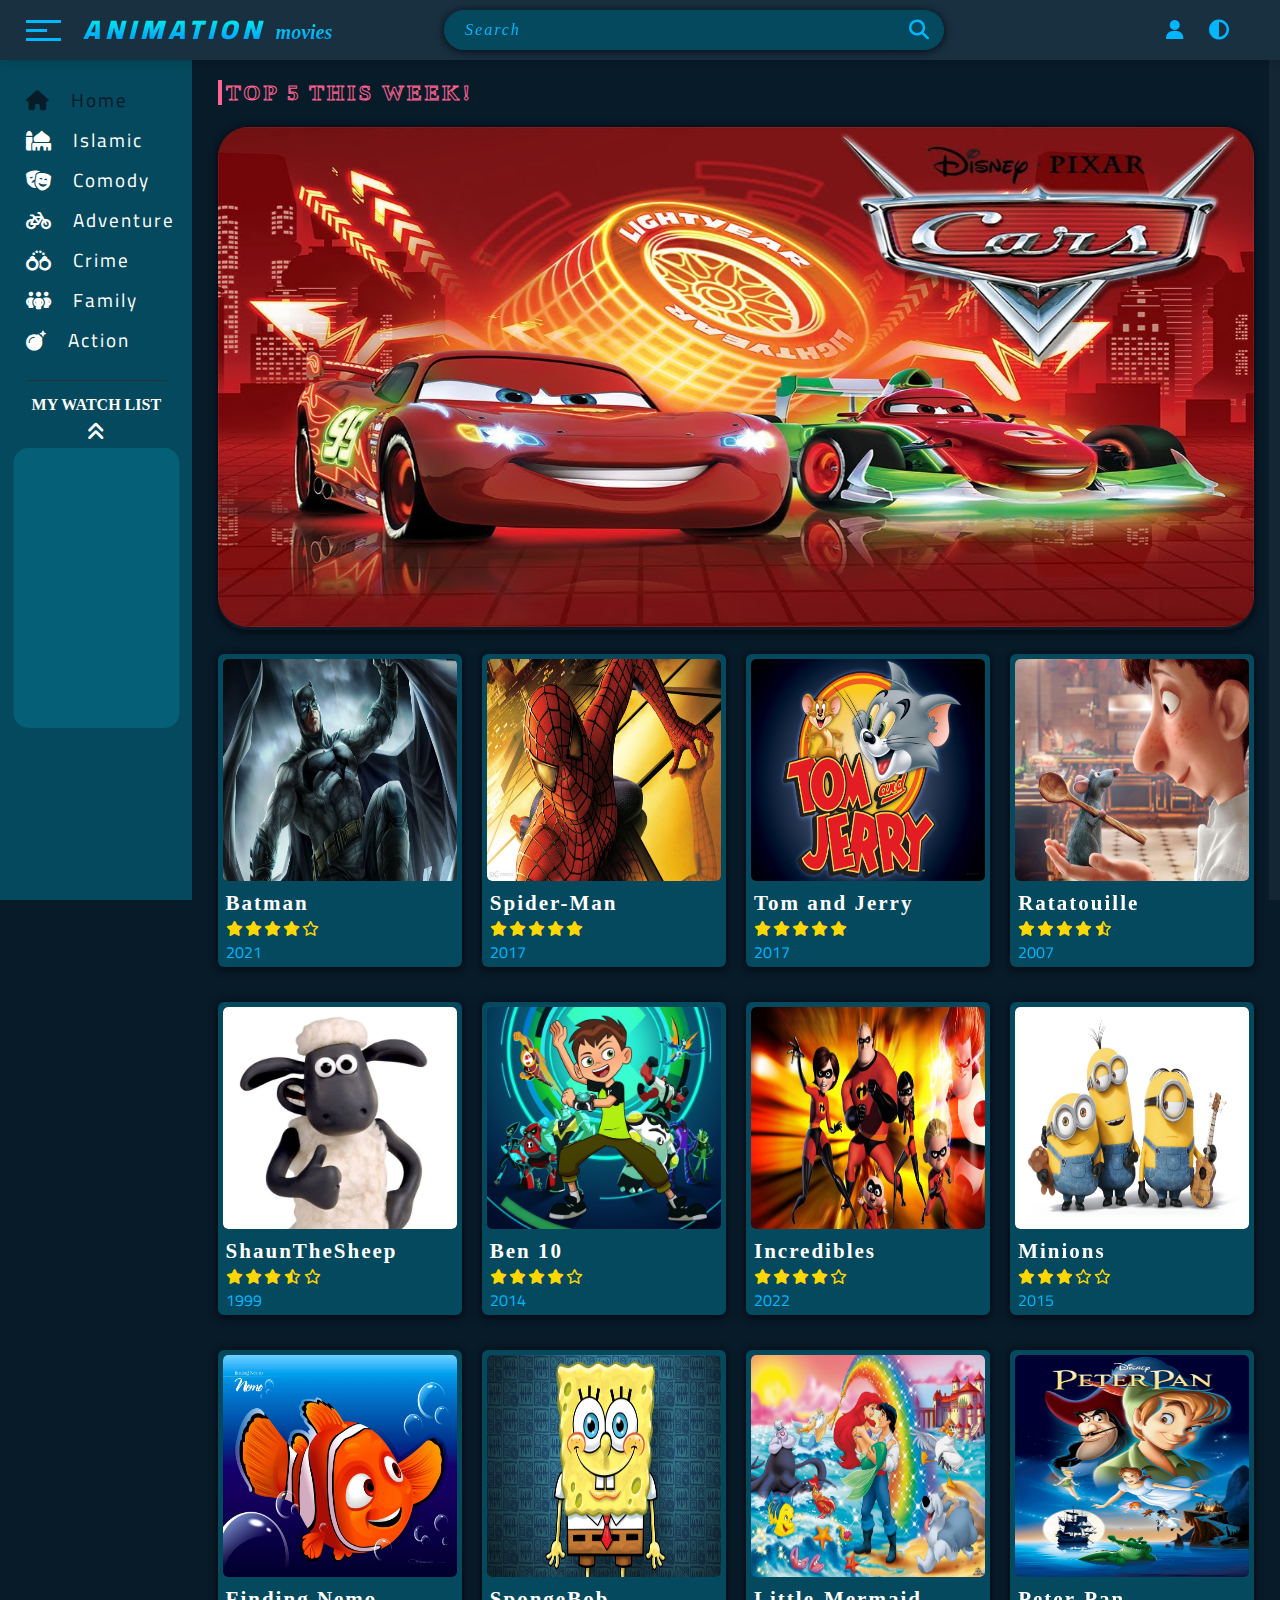
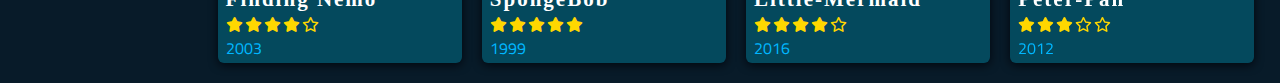
<file: Animation-Project/index.html>
<!DOCTYPE html>
<html lang="en">
  <head>
    <meta charset="UTF-8" />
    <meta name="viewport" content="width=device-width, initial-scale=1.0" />
    <title>Animation Movies | Emad</title>
    <!-- cSs style file -->
    <link rel="stylesheet" href="css/style.css" />
    <!-- Normalize file to rendering all elements -->
    <link rel="stylesheet" href="css/normalize.css" />
    <!-- call webfonts file to change icon size as fonts-->
    <link rel="stylesheet" href="css/all.min.css" />
    <!-- GoOgle fonts -->
    <link rel="preconnect" href="https://fonts.googleapis.com" />
    <link rel="preconnect" href="https://fonts.gstatic.com" crossorigin />
    <link
      href="https://fonts.googleapis.com/css2?family=Cairo:wght@200;300;500;600;800&family=Work+Sans:wght@200;300;400;500;600;700&display=swap"
      rel="stylesheet"
    />
  </head>
  <body>
    <!--------------------------------- scrollbar --------------------------------->
    <div id="progressbar"></div>
    <div id="scrollpath"></div>
    <!--------------------------------- nav-bar --------------------------------->
    <header class="flex-div">
      <div class="left-section flex-div">
        <button class="toggle-menu">
          <div></div>
          <div class="second-div"></div>
          <div></div>
        </button>
        <h4>ANIMATION <span>movies</span></h4>
      </div>
      <div class="mid-section flex-div">
        <form class="flex-div">
          <input
            class="search-input"
            type="text"
            placeholder="Search"
            onkeyup="search()"
          />
          <button><i class="fa-solid fa-magnifying-glass"></i></button>
        </form>
      </div>
      <div class="right-section flex-div">
        <i class="fa-solid fa-user"></i>
        <i class="fa-solid fa-circle-half-stroke"></i>
      </div>
    </header>
    <!--------------------------------- side-bar --------------------------------->
    <div class="side-bar" id="myBar">
      <!-- cartoOn space -->
      <!-- <div class="cartoon-space">CARTOON SPACE</div> -->
      <div class="upper-section">
        <a href=""
          ><i class="fa-solid fa-house"></i>
          <p>Home</p></a
        >
        <a href=""
          ><i class="fa-solid fa-mosque"></i>
          <p>Islamic</p></a
        >
        <a href=""
          ><i class="fa-solid fa-masks-theater"></i>
          <p>Comody</p></a
        >
        <a href=""
          ><i class="fa-solid fa-bicycle"></i>
          <p>Adventure</p></a
        >
        <a href=""
          ><i class="fa-solid fa-handcuffs"></i>
          <p>Crime</p></a
        >
        <a href=""
          ><i class="fa-solid fa-people-group"></i>
          <p>Family</p></a
        >
        <a href=""
          ><i class="fa-solid fa-bomb"></i>
          <p>Action</p></a
        >
        <br />
        <hr />
        <!-- <br /> -->
      </div>
      <!-- watch-list -->
      <!-- <i class="fa-solid fa-angles-down"></i> -->
      <div class="lower-section">
        <h5>my watch list</h5>
        <div class="toggle-icon"><i class="fa-solid fa-angles-up"></i></div>
        <div class="my-watch-list">
          <ul class="watch-list"></ul>
        </div>
      </div>
    </div>
    <!--------------------------------- start container --------------------------------->
    <div class="container">
      <ul>
        <li>
          <a href="#" data-text="&nbsp;Top 5 this week!"
            >&nbsp;Top 5 this week!</a
          >
        </li>
      </ul>
      <div class="banner">
        <img src="images/cars.jpg" alt="" />
      </div>
      <!-- ----------------------------------Cards------------------------------------- -->
      <div class="cards">
        <div class="card">
          <a href="play-video.html">
            <div class="img-frame">
              <img src="images/batmaan.jpg" class="cardImage" />
              <i class="fa-solid fa-play"></i>
            </div>
          </a>
          <div class="vid-info">
            <h2>Batman</h2>
            <div class="rate">
              <i class="filled fas fa-star"></i>
              <i class="filled fas fa-star"></i>
              <i class="filled fas fa-star"></i>
              <i class="filled fas fa-star"></i>
              <i class="empty far fa-star"></i>
            </div>
            <p>2021</p>
            <button class="add-to-list">
              <i class="fa-solid fa-plus"></i>my list
            </button>
          </div>
        </div>
        <div class="card">
          <a href="play-video.html">
            <div
              class="img-frame"
              onclick="changeVideoSource('videos/spiderMan.mp4')"
            >
              <img src="images/Spider-Man.jpg" class="cardImage" />
              <i class="fa-solid fa-play"></i>
            </div>
          </a>
          <div class="vid-info">
            <h2>Spider-Man</h2>
            <div class="rate">
              <i class="filled fas fa-star"></i>
              <i class="filled fas fa-star"></i>
              <i class="filled fas fa-star"></i>
              <i class="filled fas fa-star"></i>
              <i class="filled fas fa-star"></i>
            </div>
            <p>2017</p>
            <button class="add-to-list">
              <i class="fa-solid fa-plus"></i>my list
            </button>
          </div>
        </div>
        <div class="card">
          <a href="play-video.html">
            <div class="img-frame">
              <img src="images/tomandjerry.jpeg" class="cardImage" />
              <i class="fa-solid fa-play"></i>
            </div>
          </a>
          <div class="vid-info">
            <h2>Tom and Jerry</h2>
            <div class="rate">
              <i class="filled fas fa-star"></i>
              <i class="filled fas fa-star"></i>
              <i class="filled fas fa-star"></i>
              <i class="filled fas fa-star"></i>
              <i class="filled fas fa-star"></i>
            </div>
            <p>2017</p>
            <button class="add-to-list">
              <i class="fa-solid fa-plus"></i>my list
            </button>
          </div>
        </div>
        <div class="card">
          <a href="play-video.html">
            <div
              class="img-frame"
              onclick="changeVideoSource('videos/Ratatouille.mp4')"
            >
              <img src="images/rata.jpeg" class="cardImage" />
              <i class="fa-solid fa-play"></i>
            </div>
          </a>
          <div class="vid-info">
            <h2>Ratatouille</h2>
            <div class="rate">
              <i class="filled fas fa-star"></i>
              <i class="filled fas fa-star"></i>
              <i class="filled fas fa-star"></i>
              <i class="filled fas fa-star"></i>
              <i class="fa-regular fa-star fa-star-half-stroke"></i>
            </div>
            <p>2007</p>
            <button class="add-to-list">
              <i class="fa-solid fa-plus"></i>my list
            </button>
          </div>
        </div>
        <div class="card">
          <a href="play-video.html">
            <div
              class="img-frame"
              onclick="changeVideoSource('videos/ShauntheSheep.mp4')"
            >
              <img src="images/shaunzsheep.webp" class="cardImage" />
              <i class="fa-solid fa-play"></i>
            </div>
          </a>
          <div class="vid-info">
            <h2>ShaunTheSheep</h2>
            <div class="rate">
              <i class="filled fas fa-star"></i>
              <i class="filled fas fa-star"></i>
              <i class="filled fas fa-star"></i>
              <i class="fa-regular fa-star fa-star-half-stroke"></i>
              <i class="empty far fa-star"></i>
            </div>
            <p>1999</p>
            <button class="add-to-list">
              <i class="fa-solid fa-plus"></i>my list
            </button>
          </div>
        </div>
        <div class="card">
          <a href="play-video.html">
            <div class="img-frame">
              <img src="images/ben10.jpeg" class="cardImage" />
              <i class="fa-solid fa-play"></i>
            </div>
          </a>
          <div class="vid-info">
            <h2>Ben 10</h2>
            <div class="rate">
              <i class="filled fas fa-star"></i>
              <i class="filled fas fa-star"></i>
              <i class="filled fas fa-star"></i>
              <i class="filled fas fa-star"></i>
              <i class="empty far fa-star"></i>
            </div>
            <p>2014</p>
            <button class="add-to-list">
              <i class="fa-solid fa-plus"></i>my list
            </button>
          </div>
        </div>
        <div class="card">
          <a href="play-video.html">
            <div class="img-frame">
              <img src="images/incredibles.jpeg" class="cardImage" />
              <i class="fa-solid fa-play"></i>
            </div>
          </a>
          <div class="vid-info">
            <h2>Incredibles</h2>
            <div class="rate">
              <i class="filled fas fa-star"></i>
              <i class="filled fas fa-star"></i>
              <i class="filled fas fa-star"></i>
              <i class="filled fas fa-star"></i>
              <i class="empty far fa-star"></i>
            </div>
            <p>2022</p>
            <button class="add-to-list">
              <i class="fa-solid fa-plus"></i>my list
            </button>
          </div>
        </div>
        <div class="card">
          <a href="play-video.html">
            <div class="img-frame">
              <img src="images/minions.jpeg" class="cardImage" />
              <i class="fa-solid fa-play"></i>
            </div>
          </a>
          <div class="vid-info">
            <h2>Minions</h2>
            <div class="rate">
              <i class="filled fas fa-star"></i>
              <i class="filled fas fa-star"></i>
              <i class="filled fas fa-star"></i>
              <i class="empty far fa-star"></i>
              <i class="empty far fa-star"></i>
            </div>
            <p>2015</p>
            <button class="add-to-list">
              <i class="fa-solid fa-plus"></i>my list
            </button>
          </div>
        </div>
        <div class="card">
          <a href="play-video.html">
            <div
              class="img-frame"
              onclick="changeVideoSource('videos/nemo.mp4')"
            >
              <img src="images/nemo.jpeg" class="cardImage" />
              <i class="fa-solid fa-play"></i>
            </div>
          </a>
          <div class="vid-info">
            <h2>Finding Nemo</h2>
            <div class="rate">
              <i class="filled fas fa-star"></i>
              <i class="filled fas fa-star"></i>
              <i class="filled fas fa-star"></i>
              <i class="filled fas fa-star"></i>
              <i class="empty far fa-star"></i>
            </div>
            <p>2003</p>
            <button class="add-to-list">
              <i class="fa-solid fa-plus"></i>my list
            </button>
          </div>
        </div>
        <div class="card">
          <a href="play-video.html">
            <div
              class="img-frame"
              onclick="changeVideoSource('videos/spongebob.mp4')"
            >
              <img src="images/spong.jpeg" class="cardImage" />
              <i class="fa-solid fa-play"></i>
            </div>
          </a>
          <div class="vid-info">
            <h2>SpongeBob</h2>
            <div class="rate">
              <i class="filled fas fa-star"></i>
              <i class="filled fas fa-star"></i>
              <i class="filled fas fa-star"></i>
              <i class="filled fas fa-star"></i>
              <i class="filled fas fa-star"></i>
            </div>
            <p>1999</p>
            <button class="add-to-list">
              <i class="fa-solid fa-plus"></i>my list
            </button>
          </div>
        </div>
        <div class="card">
          <a href="play-video.html">
            <div class="img-frame">
              <img src="images/littlemermaid.jpeg" class="cardImage" />
              <i class="fa-solid fa-play"></i>
            </div>
          </a>
          <div class="vid-info">
            <h2>Little-Mermaid</h2>
            <div class="rate">
              <i class="filled fas fa-star"></i>
              <i class="filled fas fa-star"></i>
              <i class="filled fas fa-star"></i>
              <i class="filled fas fa-star"></i>
              <i class="empty far fa-star"></i>
            </div>
            <p>2016</p>
            <button class="add-to-list">
              <i class="fa-solid fa-plus"></i>my list
            </button>
          </div>
        </div>
        <div class="card">
          <a href="play-video.html">
            <div class="img-frame">
              <img src="images/peterpan.png" class="cardImage" />
              <i class="fa-solid fa-play"></i>
            </div>
          </a>
          <div class="vid-info">
            <h2>Peter-Pan</h2>
            <div class="rate">
              <i class="filled fas fa-star"></i>
              <i class="filled fas fa-star"></i>
              <i class="filled fas fa-star"></i>
              <i class="empty far fa-star"></i>
              <i class="empty far fa-star"></i>
            </div>
            <p>2012</p>
            <button class="add-to-list">
              <i class="fa-solid fa-plus"></i>my list
            </button>
          </div>
        </div>
      </div>
      <!-- ----------------------------------Cards------------------------------------- -->
    </div>
    <!--------------------------------- end container --------------------------------->
    <!-- javaScript file -->
    <script src="scripts/script.js"></script>
  </body>
</html>
</file>
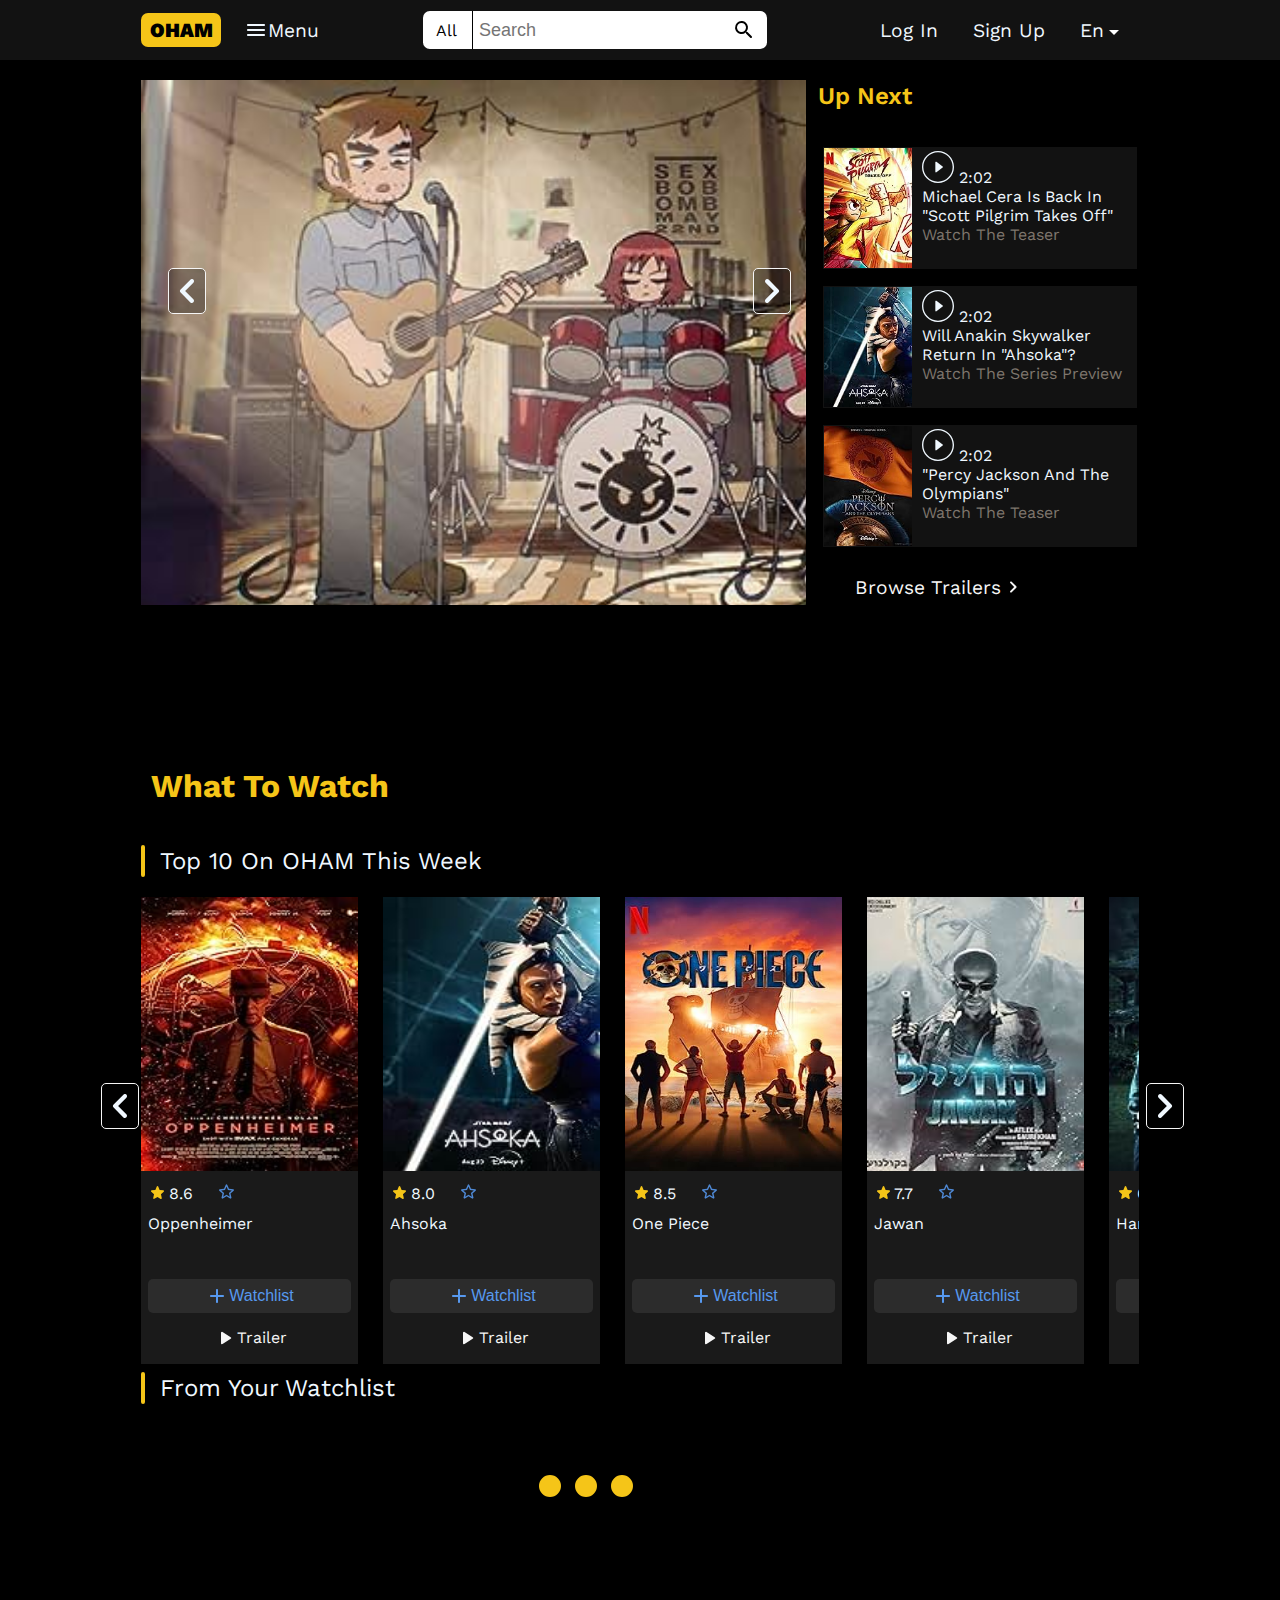
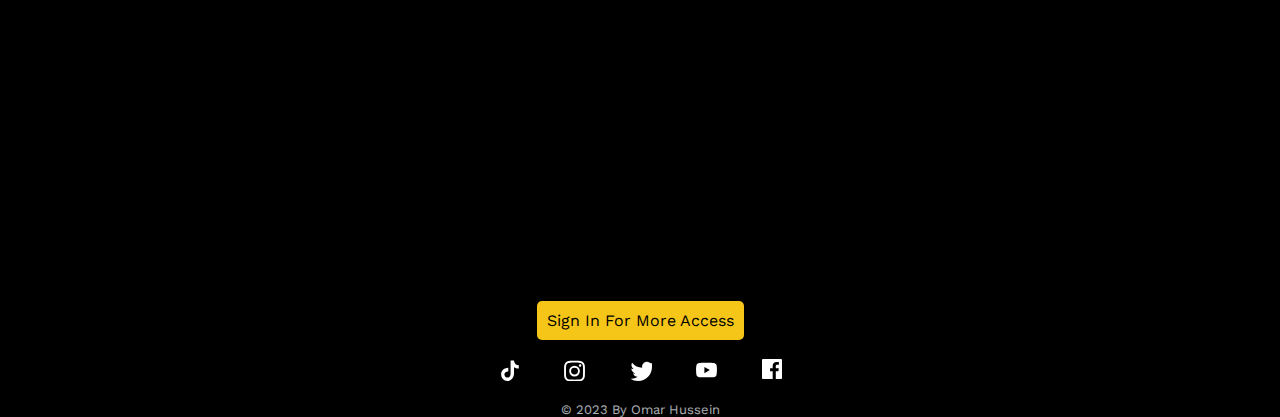
<file: OHAM/index.html>
<!DOCTYPE html>
<html lang="en">
  <head>
    <meta charset="UTF-8" />
    <meta name="viewport" content="width=device-width,  height=device-height" />
    <title>OHAM</title>
    <link rel="stylesheet" href="css/style.css" />
    <link rel="preconnect" href="https://fonts.googleapis.com" />
    <link rel="preconnect" href="https://fonts.gstatic.com" crossorigin />
    <link
      href="https://fonts.googleapis.com/css2?family=Work+Sans:wght@200;300;400;500;600;700;800&display=swap"
      rel="stylesheet"
    />
  </head>
  <body>
    <i class="fa-solid fa-mosque"></i>
    <div class="container1">
      <span></span>
      <nav>
        <div class="logo">OHAM</div>
        <div></div>
        <div class="menu">
          <svg
            class="iconmenu"
            width="24"
            height="24"
            fill="currentColor"
            fill="currentColor"
          >
            <path
              d="M4 18h16c.55 0 1-.45 1-1s-.45-1-1-1H4c-.55 0-1 .45-1 1s.45 1 1 1zm0-5h16c.55 0 1-.45 1-1s-.45-1-1-1H4c-.55 0-1 .45-1 1s.45 1 1 1zM3 7c0 .55.45 1 1 1h16c.55 0 1-.45 1-1s-.45-1-1-1H4c-.55 0-1 .45-1 1z"
            ></path>
          </svg>
          <div>menu</div>
          <ul>
            <div>ALL CATEGORIES</div>
            <li>
              <a href="https://g">
                <svg
                  xmlns="http://www.w3.org/2000/svg"
                  height="1em"
                  viewBox="0 0 640 512"
                  class="ivb"
                  fill="currentColor"
                >
                  <path
                    d="M400 0c5 0 9.8 2.4 12.8 6.4c34.7 46.3 78.1 74.9 133.5 111.5l0 0 0 0c5.2 3.4 10.5 7 16 10.6c28.9 19.2 45.7 51.7 45.7 86.1c0 28.6-11.3 54.5-29.8 73.4H221.8c-18.4-19-29.8-44.9-29.8-73.4c0-34.4 16.7-66.9 45.7-86.1c5.4-3.6 10.8-7.1 16-10.6l0 0 0 0C309.1 81.3 352.5 52.7 387.2 6.4c3-4 7.8-6.4 12.8-6.4zM288 512V440c0-13.3-10.7-24-24-24s-24 10.7-24 24v72H192c-17.7 0-32-14.3-32-32V352c0-17.7 14.3-32 32-32H608c17.7 0 32 14.3 32 32V480c0 17.7-14.3 32-32 32H560V440c0-13.3-10.7-24-24-24s-24 10.7-24 24v72H448V454c0-19-8.4-37-23-49.2L400 384l-25 20.8C360.4 417 352 435 352 454v58H288zM70.4 5.2c5.7-4.3 13.5-4.3 19.2 0l16 12C139.8 42.9 160 83.2 160 126v2H0v-2C0 83.2 20.2 42.9 54.4 17.2l16-12zM0 160H160V296.6c-19.1 11.1-32 31.7-32 55.4V480c0 9.6 2.1 18.6 5.8 26.8c-6.6 3.4-14 5.2-21.8 5.2H48c-26.5 0-48-21.5-48-48V176 160z"
                  />
                </svg>
                <span>M1</span>
              </a>
            </li>
            <li>
              <a href="https://g">
                <svg
                  xmlns="http://www.w3.org/2000/svg"
                  height="1em"
                  viewBox="0 0 640 512"
                  class="ivb"
                  fill="currentColor"
                >
                  <path
                    d="M74.6 373.2c41.7 36.1 108 82.5 166.1 73.7c6.1-.9 12.1-2.5 18-4.5c-9.2-12.3-17.3-24.4-24.2-35.4c-21.9-35-28.8-75.2-25.9-113.6c-20.6 4.1-39.2 13-54.7 25.4c-6.5 5.2-16.3 1.3-14.8-7c6.4-33.5 33-60.9 68.2-66.3c2.6-.4 5.3-.7 7.9-.8l19.4-131.3c2-13.8 8-32.7 25-45.9C278.2 53.2 310.5 37 363.2 32.2c-.8-.7-1.6-1.4-2.4-2.1C340.6 14.5 288.4-11.5 175.7 5.6S20.5 63 5.7 83.9C0 91.9-.8 102 .6 111.8L24.8 276.1c5.5 37.3 21.5 72.6 49.8 97.2zm87.7-219.6c4.4-3.1 10.8-2 11.8 3.3c.1 .5 .2 1.1 .3 1.6c3.2 21.8-11.6 42-33.1 45.3s-41.5-11.8-44.7-33.5c-.1-.5-.1-1.1-.2-1.6c-.6-5.4 5.2-8.4 10.3-6.7c9 3 18.8 3.9 28.7 2.4s19.1-5.3 26.8-10.8zM261.6 390c29.4 46.9 79.5 110.9 137.6 119.7s124.5-37.5 166.1-73.7c28.3-24.5 44.3-59.8 49.8-97.2l24.2-164.3c1.4-9.8 .6-19.9-5.1-27.9c-14.8-20.9-57.3-61.2-170-78.3S299.4 77.2 279.2 92.8c-7.8 6-11.5 15.4-12.9 25.2L242.1 282.3c-5.5 37.3-.4 75.8 19.6 107.7zM404.5 235.3c-7.7-5.5-16.8-9.3-26.8-10.8s-19.8-.6-28.7 2.4c-5.1 1.7-10.9-1.3-10.3-6.7c.1-.5 .1-1.1 .2-1.6c3.2-21.8 23.2-36.8 44.7-33.5s36.3 23.5 33.1 45.3c-.1 .5-.2 1.1-.3 1.6c-1 5.3-7.4 6.4-11.8 3.3zm136.2 15.5c-1 5.3-7.4 6.4-11.8 3.3c-7.7-5.5-16.8-9.3-26.8-10.8s-19.8-.6-28.7 2.4c-5.1 1.7-10.9-1.3-10.3-6.7c.1-.5 .1-1.1 .2-1.6c3.2-21.8 23.2-36.8 44.7-33.5s36.3 23.5 33.1 45.3c-.1 .5-.2 1.1-.3 1.6zM530 350.2c-19.6 44.7-66.8 72.5-116.8 64.9s-87.1-48.2-93-96.7c-1-8.3 8.9-12.1 15.2-6.7c23.9 20.8 53.6 35.3 87 40.3s66.1 .1 94.9-12.8c7.6-3.4 16 3.2 12.6 10.9z"
                  />
                </svg>
                <span>M2</span>
              </a>
            </li>
            <li>
              <a href="https://g">
                <svg
                  xmlns="http://www.w3.org/2000/svg"
                  height="1em"
                  viewBox="0 0 640 512"
                  class="ivb"
                  fill="currentColor"
                >
                  <path
                    d="M0 128C0 92.7 28.7 64 64 64H320c35.3 0 64 28.7 64 64V384c0 35.3-28.7 64-64 64H64c-35.3 0-64-28.7-64-64V128zM559.1 99.8c10.4 5.6 16.9 16.4 16.9 28.2V384c0 11.8-6.5 22.6-16.9 28.2s-23 5-32.9-1.6l-96-64L416 337.1V320 192 174.9l14.2-9.5 96-64c9.8-6.5 22.4-7.2 32.9-1.6z"
                  />
                </svg>
                <span>M3</span>
              </a>
            </li>
            <li>
              <a href="https://g">
                <svg
                  xmlns="http://www.w3.org/2000/svg"
                  height="1em"
                  viewBox="0 0 640 512"
                  class="ivb"
                  fill="currentColor"
                >
                  <path
                    d="M234.7 42.7L197 56.8c-3 1.1-5 4-5 7.2s2 6.1 5 7.2l37.7 14.1L248.8 123c1.1 3 4 5 7.2 5s6.1-2 7.2-5l14.1-37.7L315 71.2c3-1.1 5-4 5-7.2s-2-6.1-5-7.2L277.3 42.7 263.2 5c-1.1-3-4-5-7.2-5s-6.1 2-7.2 5L234.7 42.7zM46.1 395.4c-18.7 18.7-18.7 49.1 0 67.9l34.6 34.6c18.7 18.7 49.1 18.7 67.9 0L529.9 116.5c18.7-18.7 18.7-49.1 0-67.9L495.3 14.1c-18.7-18.7-49.1-18.7-67.9 0L46.1 395.4zM484.6 82.6l-105 105-23.3-23.3 105-105 23.3 23.3zM7.5 117.2C3 118.9 0 123.2 0 128s3 9.1 7.5 10.8L64 160l21.2 56.5c1.7 4.5 6 7.5 10.8 7.5s9.1-3 10.8-7.5L128 160l56.5-21.2c4.5-1.7 7.5-6 7.5-10.8s-3-9.1-7.5-10.8L128 96 106.8 39.5C105.1 35 100.8 32 96 32s-9.1 3-10.8 7.5L64 96 7.5 117.2zm352 256c-4.5 1.7-7.5 6-7.5 10.8s3 9.1 7.5 10.8L416 416l21.2 56.5c1.7 4.5 6 7.5 10.8 7.5s9.1-3 10.8-7.5L480 416l56.5-21.2c4.5-1.7 7.5-6 7.5-10.8s-3-9.1-7.5-10.8L480 352l-21.2-56.5c-1.7-4.5-6-7.5-10.8-7.5s-9.1 3-10.8 7.5L416 352l-56.5 21.2z"
                  />
                </svg>
                <span>M4</span>
              </a>
            </li>
            <li>
              <a href="index.html">
                <svg
                  xmlns="http://www.w3.org/2000/svg"
                  height="1em"
                  viewBox="0 0 640 512"
                  class="ivb"
                  fill="currentColor"
                >
                  <path
                    d="M448 32H361.9l-1 1-127 127h92.1l1-1L453.8 32.3c-1.9-.2-3.8-.3-5.8-.3zm64 128V96c0-15.1-5.3-29.1-14-40l-104 104H512zM294.1 32H201.9l-1 1L73.9 160h92.1l1-1 127-127zM64 32C28.7 32 0 60.7 0 96v64H6.1l1-1 127-127H64zM512 192H0V416c0 35.3 28.7 64 64 64H448c35.3 0 64-28.7 64-64V192z"
                  />
                </svg>
                <span>M5</span>
              </a>
            </li>
          </ul>
        </div>
        <div class="search">
          <div><div>all</div></div>
          <input type="text" placeholder="Search" id="search" />
          <div class="searchIcon">
            <svg class="iconsearch" width="24" height="24" fill="currentColor">
              <path
                d="M15.5 14h-.79l-.28-.27a6.5 6.5 0 0 0 1.48-5.34c-.47-2.78-2.79-5-5.59-5.34a6.505 6.505 0 0 0-7.27 7.27c.34 2.8 2.56 5.12 5.34 5.59a6.5 6.5 0 0 0 5.34-1.48l.27.28v.79l4.25 4.25c.41.41 1.08.41 1.49 0 .41-.41.41-1.08 0-1.49L15.5 14zm-6 0C7.01 14 5 11.99 5 9.5S7.01 5 9.5 5 14 7.01 14 9.5 11.99 14 9.5 14z"
              ></path>
            </svg>
          </div>
        </div>
        <div class="login" onclick="window.open('video/m1.mp4', '_blank')">log in</div>
        <div class="signup" onclick="window.open('video/m1.mp4', '_blank')">sign up</div>
        <div class="lang">
          <div id="lang">En</div>
          <ul onclick="apply_lang()">
            <li>
              <input type="radio" name="lang" value="En" id="En" checked />
              <label for="En">English (En)</label>
            </li>
            <li>
              <input type="radio" name="lang" value="AR" id="AR" />
              <label for="AR">Arabic (AR)</label>
            </li>
            <li>
              <input type="radio" name="lang" value="FR" id="FR" />
              <label for="FR">Francais (FR)</label>
            </li>
          </ul>
        </div>
      </nav>
      <span></span>
      <div class="display">
        <div
          class="slide"
          style="background-image: url(image/H1.jpg); position: relative"
        ></div>
        <div
          class="slide"
          style="
            background-image: url(image/H2.jpg);
            position: absolute;
            transform: rotateY(90deg);
          "
        ></div>
        <div
          class="slide"
          style="
            background-image: url(image/H3.jpg);
            position: absolute;
            transform: rotateY(90deg);
          "
        ></div>

        <svg class="icondisplay" width="24" height="24" fill="currentColor">
          <path
            d="M5.622.631A2.153 2.153 0 0 0 5 2.147c0 .568.224 1.113.622 1.515l8.249 8.34-8.25 8.34a2.16 2.16 0 0 0-.548 2.07c.196.74.768 1.317 1.499 1.515a2.104 2.104 0 0 0 2.048-.555l9.758-9.866a2.153 2.153 0 0 0 0-3.03L8.62.61C7.812-.207 6.45-.207 5.622.63z"
          ></path>
        </svg>
        <svg class="icondisplay2" width="24" height="24" fill="currentColor">
          <path
            d="M5.622.631A2.153 2.153 0 0 0 5 2.147c0 .568.224 1.113.622 1.515l8.249 8.34-8.25 8.34a2.16 2.16 0 0 0-.548 2.07c.196.74.768 1.317 1.499 1.515a2.104 2.104 0 0 0 2.048-.555l9.758-9.866a2.153 2.153 0 0 0 0-3.03L8.62.61C7.812-.207 6.45-.207 5.622.63z"
          ></path>
        </svg>
        <table>
          <thead>
            <tr>
              <th>up next</th>
            </tr>
          </thead>
          <tbody id="rows">
            <tr id="row1">
              <td>
                <div>
                  <img class="mv" src="image/h1.jpg" alt="noo" />
                </div>
                <div>
                  <div>
                    <svg
                      width="32"
                      height="32"
                      class="ipc-icon"
                      viewBox="0 0 24 24"
                      fill="currentColor"
                    >
                      <path
                        d="M10.803 15.932l4.688-3.513a.498.498 0 0 0 0-.803l-4.688-3.514a.502.502 0 0 0-.803.402v7.026c0 .412.472.653.803.402z"
                      ></path>
                      <path
                        d="M12 24C5.373 24 0 18.627 0 12S5.373 0 12 0s12 5.373 12 12-5.373 12-12 12zm0-1c6.075 0 11-4.925 11-11S18.075 1 12 1 1 5.925 1 12s4.925 11 11 11z"
                      ></path>
                    </svg>
                    <span>2:02</span>
                  </div>
                  <div>Michael Cera Is Back in "Scott Pilgrim Takes Off"</div>
                  <div>Watch the Teaser</div>
                </div>
              </td>
            </tr>
            <tr id="row2">
              <td>
                <div>
                  <img class="mv" src="image/h2.jpg" alt="noo" />
                </div>
                <div>
                  <div>
                    <svg
                      width="32"
                      height="32"
                      class="ipc-icon"
                      viewBox="0 0 24 24"
                      fill="currentColor"
                    >
                      <path
                        d="M10.803 15.932l4.688-3.513a.498.498 0 0 0 0-.803l-4.688-3.514a.502.502 0 0 0-.803.402v7.026c0 .412.472.653.803.402z"
                      ></path>
                      <path
                        d="M12 24C5.373 24 0 18.627 0 12S5.373 0 12 0s12 5.373 12 12-5.373 12-12 12zm0-1c6.075 0 11-4.925 11-11S18.075 1 12 1 1 5.925 1 12s4.925 11 11 11z"
                      ></path>
                    </svg>
                    <span>2:02</span>
                  </div>
                  <div>Will Anakin Skywalker Return in "Ahsoka"?</div>
                  <div>Watch the Series Preview</div>
                </div>
              </td>
            </tr>
            <tr id="row3">
              <td>
                <div>
                  <img class="mv" src="image/h3.jpg" alt="noo" />
                </div>
                <div>
                  <div>
                    <svg
                      width="32"
                      height="32"
                      class="ipc-icon"
                      viewBox="0 0 24 24"
                      fill="currentColor"
                    >
                      <path
                        d="M10.803 15.932l4.688-3.513a.498.498 0 0 0 0-.803l-4.688-3.514a.502.502 0 0 0-.803.402v7.026c0 .412.472.653.803.402z"
                      ></path>
                      <path
                        d="M12 24C5.373 24 0 18.627 0 12S5.373 0 12 0s12 5.373 12 12-5.373 12-12 12zm0-1c6.075 0 11-4.925 11-11S18.075 1 12 1 1 5.925 1 12s4.925 11 11 11z"
                      ></path>
                    </svg>
                    <span>2:02</span>
                  </div>
                  <div>"Percy Jackson and the Olympians"</div>
                  <div>Watch the Teaser</div>
                </div>
              </td>
            </tr>
          </tbody>
        </table>
      </div>
      <div class="foot">
        <div>
          Browse trailers
          <svg
            width="24"
            height="24"
            class="ipc-icon"
            viewBox="0 0 24 24"
            fill="currentColor"
          >
            <path
              d="M9.29 6.71a.996.996 0 0 0 0 1.41L13.17 12l-3.88 3.88a.996.996 0 1 0 1.41 1.41l4.59-4.59a.996.996 0 0 0 0-1.41L10.7 6.7c-.38-.38-1.02-.38-1.41.01z"
            ></path>
          </svg>
        </div>
      </div>
      <div class="content">
        <div class="header">What to watch</div>
        <div class="header2">Top 10 on OHAM this week</div>
        <div class="moves">
          <div class="move">
            <div class="poster"><img src="image/m1.jpg" alt="notfound" /></div>
            <div class="rate">
              <span>
                <svg
                  width="13"
                  height="13"
                  class="star-inline"
                  viewBox="0 0 24 24"
                  fill="currentColor"
                >
                  <path
                    d="M12 20.1l5.82 3.682c1.066.675 2.37-.322 2.09-1.584l-1.543-6.926 5.146-4.667c.94-.85.435-2.465-.799-2.567l-6.773-.602L13.29.89a1.38 1.38 0 0 0-2.581 0l-2.65 6.53-6.774.602C.052 8.126-.453 9.74.486 10.59l5.147 4.666-1.542 6.926c-.28 1.262 1.023 2.26 2.09 1.585L12 20.099z"
                  ></path>
                </svg>
              </span>
              <span id="num">8.6</span>
              <button>
                <svg
                  width="15"
                  height="15"
                  class="star-border-inline"
                  viewBox="0 0 24 24"
                  fill="currentColor"
                >
                  <path
                    d="M22.724 8.217l-6.786-.587-2.65-6.22c-.477-1.133-2.103-1.133-2.58 0l-2.65 6.234-6.772.573c-1.234.098-1.739 1.636-.8 2.446l5.146 4.446-1.542 6.598c-.28 1.202 1.023 2.153 2.09 1.51l5.818-3.495 5.819 3.509c1.065.643 2.37-.308 2.089-1.51l-1.542-6.612 5.145-4.446c.94-.81.45-2.348-.785-2.446zm-10.726 8.89l-5.272 3.174 1.402-5.983-4.655-4.026 6.141-.531 2.384-5.634 2.398 5.648 6.14.531-4.654 4.026 1.402 5.983-5.286-3.187z"
                  ></path>
                </svg>
              </button>
            </div>
            <div class="info">
              <div class="name">Oppenheimer</div>
            </div>
            <div class="action">
              <button type="AddToWatchList">
                <svg
                  width="24"
                  height="24"
                  class="add icon"
                  viewBox="0 0 24 24"
                  fill="currentColor"
                >
                  <path
                    d="M18 13h-5v5c0 .55-.45 1-1 1s-1-.45-1-1v-5H6c-.55 0-1-.45-1-1s.45-1 1-1h5V6c0-.55.45-1 1-1s1 .45 1 1v5h5c.55 0 1 .45 1 1s-.45 1-1 1z"
                  ></path>
                </svg>
                <span>Watchlist</span>
              </button>
              <a href="video/m1.mp4" target="_blank">
                <svg
                  width="24"
                  height="24"
                  class="play-arrow icon"
                  viewBox="0 0 24 24"
                  fill="currentColor"
                >
                  <path
                    d="M8 6.82v10.36c0 .79.87 1.27 1.54.84l8.14-5.18a1 1 0 0 0 0-1.69L9.54 5.98A.998.998 0 0 0 8 6.82z"
                  ></path>
                </svg>
                <span>Trailer</span>
              </a>
            </div>
          </div>
          <div class="move">
            <div class="poster"><img src="image/m2.jpg" alt="notfound" /></div>
            <div class="rate">
              <span>
                <svg
                  width="13"
                  height="13"
                  class="star-inline"
                  viewBox="0 0 24 24"
                  fill="currentColor"
                >
                  <path
                    d="M12 20.1l5.82 3.682c1.066.675 2.37-.322 2.09-1.584l-1.543-6.926 5.146-4.667c.94-.85.435-2.465-.799-2.567l-6.773-.602L13.29.89a1.38 1.38 0 0 0-2.581 0l-2.65 6.53-6.774.602C.052 8.126-.453 9.74.486 10.59l5.147 4.666-1.542 6.926c-.28 1.262 1.023 2.26 2.09 1.585L12 20.099z"
                  ></path>
                </svg>
              </span>
              <span id="num">8.0</span>
              <button>
                <svg
                  width="15"
                  height="15"
                  class="star-border-inline"
                  viewBox="0 0 24 24"
                  fill="currentColor"
                >
                  <path
                    d="M22.724 8.217l-6.786-.587-2.65-6.22c-.477-1.133-2.103-1.133-2.58 0l-2.65 6.234-6.772.573c-1.234.098-1.739 1.636-.8 2.446l5.146 4.446-1.542 6.598c-.28 1.202 1.023 2.153 2.09 1.51l5.818-3.495 5.819 3.509c1.065.643 2.37-.308 2.089-1.51l-1.542-6.612 5.145-4.446c.94-.81.45-2.348-.785-2.446zm-10.726 8.89l-5.272 3.174 1.402-5.983-4.655-4.026 6.141-.531 2.384-5.634 2.398 5.648 6.14.531-4.654 4.026 1.402 5.983-5.286-3.187z"
                  ></path>
                </svg>
              </button>
            </div>
            <div class="info">
              <div class="name">Ahsoka</div>
            </div>
            <div class="action">
              <button type="AddToWatchList">
                <svg
                  width="24"
                  height="24"
                  class="add icon"
                  viewBox="0 0 24 24"
                  fill="currentColor"
                >
                  <path
                    d="M18 13h-5v5c0 .55-.45 1-1 1s-1-.45-1-1v-5H6c-.55 0-1-.45-1-1s.45-1 1-1h5V6c0-.55.45-1 1-1s1 .45 1 1v5h5c.55 0 1 .45 1 1s-.45 1-1 1z"
                  ></path>
                </svg>
                <span>Watchlist</span>
              </button>
              <a href="video/m2.mp4" target="_blank">
                <svg
                  width="24"
                  height="24"
                  class="play-arrow icon"
                  viewBox="0 0 24 24"
                  fill="currentColor"
                >
                  <path
                    d="M8 6.82v10.36c0 .79.87 1.27 1.54.84l8.14-5.18a1 1 0 0 0 0-1.69L9.54 5.98A.998.998 0 0 0 8 6.82z"
                  ></path>
                </svg>
                <span>Trailer</span>
              </a>
            </div>
          </div>
          <div class="move">
            <div class="poster"><img src="image/mn2.jpg" alt="notfound" /></div>
            <div class="rate">
              <span>
                <svg
                  width="13"
                  height="13"
                  class="star-inline"
                  viewBox="0 0 24 24"
                  fill="currentColor"
                >
                  <path
                    d="M12 20.1l5.82 3.682c1.066.675 2.37-.322 2.09-1.584l-1.543-6.926 5.146-4.667c.94-.85.435-2.465-.799-2.567l-6.773-.602L13.29.89a1.38 1.38 0 0 0-2.581 0l-2.65 6.53-6.774.602C.052 8.126-.453 9.74.486 10.59l5.147 4.666-1.542 6.926c-.28 1.262 1.023 2.26 2.09 1.585L12 20.099z"
                  ></path>
                </svg>
              </span>
              <span id="num">8.5</span>
              <button>
                <svg
                  width="15"
                  height="15"
                  class="star-border-inline"
                  viewBox="0 0 24 24"
                  fill="currentColor"
                >
                  <path
                    d="M22.724 8.217l-6.786-.587-2.65-6.22c-.477-1.133-2.103-1.133-2.58 0l-2.65 6.234-6.772.573c-1.234.098-1.739 1.636-.8 2.446l5.146 4.446-1.542 6.598c-.28 1.202 1.023 2.153 2.09 1.51l5.818-3.495 5.819 3.509c1.065.643 2.37-.308 2.089-1.51l-1.542-6.612 5.145-4.446c.94-.81.45-2.348-.785-2.446zm-10.726 8.89l-5.272 3.174 1.402-5.983-4.655-4.026 6.141-.531 2.384-5.634 2.398 5.648 6.14.531-4.654 4.026 1.402 5.983-5.286-3.187z"
                  ></path>
                </svg>
              </button>
            </div>
            <div class="info">
              <div class="name">One Piece</div>
            </div>
            <div class="action">
              <button type="AddToWatchList">
                <svg
                  width="24"
                  height="24"
                  class="add icon"
                  viewBox="0 0 24 24"
                  fill="currentColor"
                >
                  <path
                    d="M18 13h-5v5c0 .55-.45 1-1 1s-1-.45-1-1v-5H6c-.55 0-1-.45-1-1s.45-1 1-1h5V6c0-.55.45-1 1-1s1 .45 1 1v5h5c.55 0 1 .45 1 1s-.45 1-1 1z"
                  ></path>
                </svg>
                <span>Watchlist</span>
              </button>
              <a href="video/m3.mp4" target="_blank">
                <svg
                  width="24"
                  height="24"
                  class="play-arrow icon"
                  viewBox="0 0 24 24"
                  fill="currentColor"
                >
                  <path
                    d="M8 6.82v10.36c0 .79.87 1.27 1.54.84l8.14-5.18a1 1 0 0 0 0-1.69L9.54 5.98A.998.998 0 0 0 8 6.82z"
                  ></path>
                </svg>
                <span>Trailer</span>
              </a>
            </div>
          </div>
          <div class="move">
            <div class="poster"><img src="image/m4.jpg" alt="notfound" /></div>
            <div class="rate">
              <span>
                <svg
                  width="13"
                  height="13"
                  class="star-inline"
                  viewBox="0 0 24 24"
                  fill="currentColor"
                >
                  <path
                    d="M12 20.1l5.82 3.682c1.066.675 2.37-.322 2.09-1.584l-1.543-6.926 5.146-4.667c.94-.85.435-2.465-.799-2.567l-6.773-.602L13.29.89a1.38 1.38 0 0 0-2.581 0l-2.65 6.53-6.774.602C.052 8.126-.453 9.74.486 10.59l5.147 4.666-1.542 6.926c-.28 1.262 1.023 2.26 2.09 1.585L12 20.099z"
                  ></path>
                </svg>
              </span>
              <span id="num">7.7</span>
              <button>
                <svg
                  width="15"
                  height="15"
                  class="star-border-inline"
                  viewBox="0 0 24 24"
                  fill="currentColor"
                >
                  <path
                    d="M22.724 8.217l-6.786-.587-2.65-6.22c-.477-1.133-2.103-1.133-2.58 0l-2.65 6.234-6.772.573c-1.234.098-1.739 1.636-.8 2.446l5.146 4.446-1.542 6.598c-.28 1.202 1.023 2.153 2.09 1.51l5.818-3.495 5.819 3.509c1.065.643 2.37-.308 2.089-1.51l-1.542-6.612 5.145-4.446c.94-.81.45-2.348-.785-2.446zm-10.726 8.89l-5.272 3.174 1.402-5.983-4.655-4.026 6.141-.531 2.384-5.634 2.398 5.648 6.14.531-4.654 4.026 1.402 5.983-5.286-3.187z"
                  ></path>
                </svg>
              </button>
            </div>
            <div class="info">
              <div class="name">Jawan</div>
            </div>
            <div class="action">
              <button type="AddToWatchList">
                <svg
                  width="24"
                  height="24"
                  class="add icon"
                  viewBox="0 0 24 24"
                  fill="currentColor"
                >
                  <path
                    d="M18 13h-5v5c0 .55-.45 1-1 1s-1-.45-1-1v-5H6c-.55 0-1-.45-1-1s.45-1 1-1h5V6c0-.55.45-1 1-1s1 .45 1 1v5h5c.55 0 1 .45 1 1s-.45 1-1 1z"
                  ></path>
                </svg>
                <span>Watchlist</span>
              </button>
              <a href="video/m4.mp4" target="_blank">
                <svg
                  width="24"
                  height="24"
                  class="play-arrow icon"
                  viewBox="0 0 24 24"
                  fill="currentColor"
                >
                  <path
                    d="M8 6.82v10.36c0 .79.87 1.27 1.54.84l8.14-5.18a1 1 0 0 0 0-1.69L9.54 5.98A.998.998 0 0 0 8 6.82z"
                  ></path>
                </svg>
                <span>Trailer</span>
              </a>
            </div>
          </div>
          <div class="move">
            <div class="poster"><img src="image/m5.jpg" alt="notfound" /></div>
            <div class="rate">
              <span>
                <svg
                  width="13"
                  height="13"
                  class="star-inline"
                  viewBox="0 0 24 24"
                  fill="currentColor"
                >
                  <path
                    d="M12 20.1l5.82 3.682c1.066.675 2.37-.322 2.09-1.584l-1.543-6.926 5.146-4.667c.94-.85.435-2.465-.799-2.567l-6.773-.602L13.29.89a1.38 1.38 0 0 0-2.581 0l-2.65 6.53-6.774.602C.052 8.126-.453 9.74.486 10.59l5.147 4.666-1.542 6.926c-.28 1.262 1.023 2.26 2.09 1.585L12 20.099z"
                  ></path>
                </svg>
              </span>
              <span id="num">6.6</span>
              <button>
                <svg
                  width="15"
                  height="15"
                  class="star-border-inline"
                  viewBox="0 0 24 24"
                  fill="currentColor"
                >
                  <path
                    d="M22.724 8.217l-6.786-.587-2.65-6.22c-.477-1.133-2.103-1.133-2.58 0l-2.65 6.234-6.772.573c-1.234.098-1.739 1.636-.8 2.446l5.146 4.446-1.542 6.598c-.28 1.202 1.023 2.153 2.09 1.51l5.818-3.495 5.819 3.509c1.065.643 2.37-.308 2.089-1.51l-1.542-6.612 5.145-4.446c.94-.81.45-2.348-.785-2.446zm-10.726 8.89l-5.272 3.174 1.402-5.983-4.655-4.026 6.141-.531 2.384-5.634 2.398 5.648 6.14.531-4.654 4.026 1.402 5.983-5.286-3.187z"
                  ></path>
                </svg>
              </button>
            </div>
            <div class="info">
              <div class="name">Harlan Coben's Shelter</div>
            </div>
            <div class="action">
              <button type="AddToWatchList">
                <svg
                  width="24"
                  height="24"
                  class="add icon"
                  viewBox="0 0 24 24"
                  fill="currentColor"
                >
                  <path
                    d="M18 13h-5v5c0 .55-.45 1-1 1s-1-.45-1-1v-5H6c-.55 0-1-.45-1-1s.45-1 1-1h5V6c0-.55.45-1 1-1s1 .45 1 1v5h5c.55 0 1 .45 1 1s-.45 1-1 1z"
                  ></path>
                </svg>
                <span>Watchlist</span>
              </button>
              <a href="video/m5.mp4" target="_blank">
                <svg
                  width="24"
                  height="24"
                  class="play-arrow icon"
                  viewBox="0 0 24 24"
                  fill="currentColor"
                >
                  <path
                    d="M8 6.82v10.36c0 .79.87 1.27 1.54.84l8.14-5.18a1 1 0 0 0 0-1.69L9.54 5.98A.998.998 0 0 0 8 6.82z"
                  ></path>
                </svg>
                <span>Trailer</span>
              </a>
            </div>
          </div>
          <div class="move">
            <div class="poster"><img src="image/m6.jpg" alt="notfound" /></div>
            <div class="rate">
              <span>
                <svg
                  width="13"
                  height="13"
                  class="star-inline"
                  viewBox="0 0 24 24"
                  fill="currentColor"
                >
                  <path
                    d="M12 20.1l5.82 3.682c1.066.675 2.37-.322 2.09-1.584l-1.543-6.926 5.146-4.667c.94-.85.435-2.465-.799-2.567l-6.773-.602L13.29.89a1.38 1.38 0 0 0-2.581 0l-2.65 6.53-6.774.602C.052 8.126-.453 9.74.486 10.59l5.147 4.666-1.542 6.926c-.28 1.262 1.023 2.26 2.09 1.585L12 20.099z"
                  ></path>
                </svg>
              </span>
              <span id="num">8.4</span>
              <button>
                <svg
                  width="15"
                  height="15"
                  class="star-border-inline"
                  viewBox="0 0 24 24"
                  fill="currentColor"
                >
                  <path
                    d="M22.724 8.217l-6.786-.587-2.65-6.22c-.477-1.133-2.103-1.133-2.58 0l-2.65 6.234-6.772.573c-1.234.098-1.739 1.636-.8 2.446l5.146 4.446-1.542 6.598c-.28 1.202 1.023 2.153 2.09 1.51l5.818-3.495 5.819 3.509c1.065.643 2.37-.308 2.089-1.51l-1.542-6.612 5.145-4.446c.94-.81.45-2.348-.785-2.446zm-10.726 8.89l-5.272 3.174 1.402-5.983-4.655-4.026 6.141-.531 2.384-5.634 2.398 5.648 6.14.531-4.654 4.026 1.402 5.983-5.286-3.187z"
                  ></path>
                </svg>
              </button>
            </div>
            <div class="info">
              <div class="name">Supernatural</div>
            </div>
            <div class="action">
              <button type="AddToWatchList">
                <svg
                  width="24"
                  height="24"
                  class="add icon"
                  viewBox="0 0 24 24"
                  fill="currentColor"
                >
                  <path
                    d="M18 13h-5v5c0 .55-.45 1-1 1s-1-.45-1-1v-5H6c-.55 0-1-.45-1-1s.45-1 1-1h5V6c0-.55.45-1 1-1s1 .45 1 1v5h5c.55 0 1 .45 1 1s-.45 1-1 1z"
                  ></path>
                </svg>
                <span>Watchlist</span>
              </button>
              <a href="video/m6.mp4" target="_blank">
                <svg
                  width="24"
                  height="24"
                  class="play-arrow icon"
                  viewBox="0 0 24 24"
                  fill="currentColor"
                >
                  <path
                    d="M8 6.82v10.36c0 .79.87 1.27 1.54.84l8.14-5.18a1 1 0 0 0 0-1.69L9.54 5.98A.998.998 0 0 0 8 6.82z"
                  ></path>
                </svg>
                <span>Trailer</span>
              </a>
            </div>
          </div>
          <div class="move">
            <div class="poster"><img src="image/mn2.jpg" alt="notfound" /></div>
            <div class="rate">
              <span>
                <svg
                  width="13"
                  height="13"
                  class="star-inline"
                  viewBox="0 0 24 24"
                  fill="currentColor"
                >
                  <path
                    d="M12 20.1l5.82 3.682c1.066.675 2.37-.322 2.09-1.584l-1.543-6.926 5.146-4.667c.94-.85.435-2.465-.799-2.567l-6.773-.602L13.29.89a1.38 1.38 0 0 0-2.581 0l-2.65 6.53-6.774.602C.052 8.126-.453 9.74.486 10.59l5.147 4.666-1.542 6.926c-.28 1.262 1.023 2.26 2.09 1.585L12 20.099z"
                  ></path>
                </svg>
              </span>
              <span id="num">8.5</span>
              <button>
                <svg
                  width="15"
                  height="15"
                  class="star-border-inline"
                  viewBox="0 0 24 24"
                  fill="currentColor"
                >
                  <path
                    d="M22.724 8.217l-6.786-.587-2.65-6.22c-.477-1.133-2.103-1.133-2.58 0l-2.65 6.234-6.772.573c-1.234.098-1.739 1.636-.8 2.446l5.146 4.446-1.542 6.598c-.28 1.202 1.023 2.153 2.09 1.51l5.818-3.495 5.819 3.509c1.065.643 2.37-.308 2.089-1.51l-1.542-6.612 5.145-4.446c.94-.81.45-2.348-.785-2.446zm-10.726 8.89l-5.272 3.174 1.402-5.983-4.655-4.026 6.141-.531 2.384-5.634 2.398 5.648 6.14.531-4.654 4.026 1.402 5.983-5.286-3.187z"
                  ></path>
                </svg>
              </button>
            </div>
            <div class="info">
              <div class="name">One Piece</div>
            </div>
            <div class="action">
              <button type="AddToWatchList">
                <svg
                  width="24"
                  height="24"
                  class="add icon"
                  viewBox="0 0 24 24"
                  fill="currentColor"
                >
                  <path
                    d="M18 13h-5v5c0 .55-.45 1-1 1s-1-.45-1-1v-5H6c-.55 0-1-.45-1-1s.45-1 1-1h5V6c0-.55.45-1 1-1s1 .45 1 1v5h5c.55 0 1 .45 1 1s-.45 1-1 1z"
                  ></path>
                </svg>
                <span>Watchlist</span>
              </button>
              <a href="video/m3.mp4" target="_blank">
                <svg
                  width="24"
                  height="24"
                  class="play-arrow icon"
                  viewBox="0 0 24 24"
                  fill="currentColor"
                >
                  <path
                    d="M8 6.82v10.36c0 .79.87 1.27 1.54.84l8.14-5.18a1 1 0 0 0 0-1.69L9.54 5.98A.998.998 0 0 0 8 6.82z"
                  ></path>
                </svg>
                <span>Trailer</span>
              </a>
            </div>
          </div>
          <div class="move">
            <div class="poster"><img src="image/m4.jpg" alt="notfound" /></div>
            <div class="rate">
              <span>
                <svg
                  width="13"
                  height="13"
                  class="star-inline"
                  viewBox="0 0 24 24"
                  fill="currentColor"
                >
                  <path
                    d="M12 20.1l5.82 3.682c1.066.675 2.37-.322 2.09-1.584l-1.543-6.926 5.146-4.667c.94-.85.435-2.465-.799-2.567l-6.773-.602L13.29.89a1.38 1.38 0 0 0-2.581 0l-2.65 6.53-6.774.602C.052 8.126-.453 9.74.486 10.59l5.147 4.666-1.542 6.926c-.28 1.262 1.023 2.26 2.09 1.585L12 20.099z"
                  ></path>
                </svg>
              </span>
              <span id="num">7.7</span>
              <button>
                <svg
                  width="15"
                  height="15"
                  class="star-border-inline"
                  viewBox="0 0 24 24"
                  fill="currentColor"
                >
                  <path
                    d="M22.724 8.217l-6.786-.587-2.65-6.22c-.477-1.133-2.103-1.133-2.58 0l-2.65 6.234-6.772.573c-1.234.098-1.739 1.636-.8 2.446l5.146 4.446-1.542 6.598c-.28 1.202 1.023 2.153 2.09 1.51l5.818-3.495 5.819 3.509c1.065.643 2.37-.308 2.089-1.51l-1.542-6.612 5.145-4.446c.94-.81.45-2.348-.785-2.446zm-10.726 8.89l-5.272 3.174 1.402-5.983-4.655-4.026 6.141-.531 2.384-5.634 2.398 5.648 6.14.531-4.654 4.026 1.402 5.983-5.286-3.187z"
                  ></path>
                </svg>
              </button>
            </div>
            <div class="info">
              <div class="name">Jawan</div>
            </div>
            <div class="action">
              <button type="AddToWatchList">
                <svg
                  width="24"
                  height="24"
                  class="add icon"
                  viewBox="0 0 24 24"
                  fill="currentColor"
                >
                  <path
                    d="M18 13h-5v5c0 .55-.45 1-1 1s-1-.45-1-1v-5H6c-.55 0-1-.45-1-1s.45-1 1-1h5V6c0-.55.45-1 1-1s1 .45 1 1v5h5c.55 0 1 .45 1 1s-.45 1-1 1z"
                  ></path>
                </svg>
                <span>Watchlist</span>
              </button>
              <a href="video/m4.mp4" target="_blank">
                <svg
                  width="24"
                  height="24"
                  class="play-arrow icon"
                  viewBox="0 0 24 24"
                  fill="currentColor"
                >
                  <path
                    d="M8 6.82v10.36c0 .79.87 1.27 1.54.84l8.14-5.18a1 1 0 0 0 0-1.69L9.54 5.98A.998.998 0 0 0 8 6.82z"
                  ></path>
                </svg>
                <span>Trailer</span>
              </a>
            </div>
          </div>
          <div class="move">
            <div class="poster"><img src="image/m5.jpg" alt="notfound" /></div>
            <div class="rate">
              <span>
                <svg
                  width="13"
                  height="13"
                  class="star-inline"
                  viewBox="0 0 24 24"
                  fill="currentColor"
                >
                  <path
                    d="M12 20.1l5.82 3.682c1.066.675 2.37-.322 2.09-1.584l-1.543-6.926 5.146-4.667c.94-.85.435-2.465-.799-2.567l-6.773-.602L13.29.89a1.38 1.38 0 0 0-2.581 0l-2.65 6.53-6.774.602C.052 8.126-.453 9.74.486 10.59l5.147 4.666-1.542 6.926c-.28 1.262 1.023 2.26 2.09 1.585L12 20.099z"
                  ></path>
                </svg>
              </span>
              <span id="num">6.6</span>
              <button>
                <svg
                  width="15"
                  height="15"
                  class="star-border-inline"
                  viewBox="0 0 24 24"
                  fill="currentColor"
                >
                  <path
                    d="M22.724 8.217l-6.786-.587-2.65-6.22c-.477-1.133-2.103-1.133-2.58 0l-2.65 6.234-6.772.573c-1.234.098-1.739 1.636-.8 2.446l5.146 4.446-1.542 6.598c-.28 1.202 1.023 2.153 2.09 1.51l5.818-3.495 5.819 3.509c1.065.643 2.37-.308 2.089-1.51l-1.542-6.612 5.145-4.446c.94-.81.45-2.348-.785-2.446zm-10.726 8.89l-5.272 3.174 1.402-5.983-4.655-4.026 6.141-.531 2.384-5.634 2.398 5.648 6.14.531-4.654 4.026 1.402 5.983-5.286-3.187z"
                  ></path>
                </svg>
              </button>
            </div>
            <div class="info">
              <div class="name">Harlan Coben's Shelter</div>
            </div>
            <div class="action">
              <button type="AddToWatchList">
                <svg
                  width="24"
                  height="24"
                  class="add icon"
                  viewBox="0 0 24 24"
                  fill="currentColor"
                >
                  <path
                    d="M18 13h-5v5c0 .55-.45 1-1 1s-1-.45-1-1v-5H6c-.55 0-1-.45-1-1s.45-1 1-1h5V6c0-.55.45-1 1-1s1 .45 1 1v5h5c.55 0 1 .45 1 1s-.45 1-1 1z"
                  ></path>
                </svg>
                <span>Watchlist</span>
              </button>
              <a href="video/m5.mp4" target="_blank">
                <svg
                  width="24"
                  height="24"
                  class="play-arrow icon"
                  viewBox="0 0 24 24"
                  fill="currentColor"
                >
                  <path
                    d="M8 6.82v10.36c0 .79.87 1.27 1.54.84l8.14-5.18a1 1 0 0 0 0-1.69L9.54 5.98A.998.998 0 0 0 8 6.82z"
                  ></path>
                </svg>
                <span>Trailer</span>
              </a>
            </div>
          </div>
          <div class="move">
            <div class="poster"><img src="image/m1.jpg" alt="notfound" /></div>
            <div class="rate">
              <span>
                <svg
                  width="13"
                  height="13"
                  class="star-inline"
                  viewBox="0 0 24 24"
                  fill="currentColor"
                >
                  <path
                    d="M12 20.1l5.82 3.682c1.066.675 2.37-.322 2.09-1.584l-1.543-6.926 5.146-4.667c.94-.85.435-2.465-.799-2.567l-6.773-.602L13.29.89a1.38 1.38 0 0 0-2.581 0l-2.65 6.53-6.774.602C.052 8.126-.453 9.74.486 10.59l5.147 4.666-1.542 6.926c-.28 1.262 1.023 2.26 2.09 1.585L12 20.099z"
                  ></path>
                </svg>
              </span>
              <span id="num">8.6</span>
              <button>
                <svg
                  width="15"
                  height="15"
                  class="star-border-inline"
                  viewBox="0 0 24 24"
                  fill="currentColor"
                >
                  <path
                    d="M22.724 8.217l-6.786-.587-2.65-6.22c-.477-1.133-2.103-1.133-2.58 0l-2.65 6.234-6.772.573c-1.234.098-1.739 1.636-.8 2.446l5.146 4.446-1.542 6.598c-.28 1.202 1.023 2.153 2.09 1.51l5.818-3.495 5.819 3.509c1.065.643 2.37-.308 2.089-1.51l-1.542-6.612 5.145-4.446c.94-.81.45-2.348-.785-2.446zm-10.726 8.89l-5.272 3.174 1.402-5.983-4.655-4.026 6.141-.531 2.384-5.634 2.398 5.648 6.14.531-4.654 4.026 1.402 5.983-5.286-3.187z"
                  ></path>
                </svg>
              </button>
            </div>
            <div class="info">
              <div class="name">Oppenheimer</div>
            </div>
            <div class="action">
              <button type="AddToWatchList">
                <svg
                  width="24"
                  height="24"
                  class="add icon"
                  viewBox="0 0 24 24"
                  fill="currentColor"
                >
                  <path
                    d="M18 13h-5v5c0 .55-.45 1-1 1s-1-.45-1-1v-5H6c-.55 0-1-.45-1-1s.45-1 1-1h5V6c0-.55.45-1 1-1s1 .45 1 1v5h5c.55 0 1 .45 1 1s-.45 1-1 1z"
                  ></path>
                </svg>
                <span>Watchlist</span>
              </button>
              <a href="video/m1.mp4" target="_blank">
                <svg
                  width="24"
                  height="24"
                  class="play-arrow icon"
                  viewBox="0 0 24 24"
                  fill="currentColor"
                >
                  <path
                    d="M8 6.82v10.36c0 .79.87 1.27 1.54.84l8.14-5.18a1 1 0 0 0 0-1.69L9.54 5.98A.998.998 0 0 0 8 6.82z"
                  ></path>
                </svg>
                <span>Trailer</span>
              </a>
            </div>
          </div>
        </div>
        <div class="header2">From your Watchlist</div>
        <div class="watchlist">
          <div class="loading">
            <span></span>
            <span></span>
            <span></span>
          </div>
        </div>
      </div>
      <footer>
        <a href="https//facebock.com">Sign in for more access</a>
        <div class="social">
          <a href="https//tiktok">
            <svg
              width="24"
              height="24"
              class="tiktok"
              viewBox="0 0 20 21"
              fill="currentColor"
            >
              <path
                d="M15.2346 3C15.5316 5.55428 16.9572 7.07713 19.4359 7.23914V10.112C17.9995 10.2524 16.7412 9.78262 15.2778 8.89699V14.2702C15.2778 21.096 7.83633 23.2291 4.84463 18.3365C2.92217 15.1882 4.09941 9.66382 10.2664 9.44241V12.4719C9.7966 12.5475 9.29438 12.6663 8.83536 12.8229C7.46372 13.2873 6.68609 14.1568 6.9021 15.6904C7.31791 18.6281 12.7073 19.4975 12.2591 13.7571V3.0054H15.2346V3Z"
              ></path>
            </svg>
          </a>
          <a href="https//instagram">
            <svg
              width="24"
              height="24"
              class="instagram"
              viewBox="0 0 23 20"
              fill="currentColor"
            >
              <path
                d="M11.997 2.04c-2.715 0-3.056.011-4.122.06-1.064.048-1.79.217-2.426.463a4.901 4.901 0 0 0-1.771 1.151 4.89 4.89 0 0 0-1.153 1.767c-.247.635-.416 1.36-.465 2.422C2.011 8.967 2 9.307 2 12.017s.011 3.049.06 4.113c.049 1.062.218 1.787.465 2.422a4.89 4.89 0 0 0 1.153 1.767 4.901 4.901 0 0 0 1.77 1.15c.636.248 1.363.416 2.427.465 1.066.048 1.407.06 4.122.06s3.055-.012 4.122-.06c1.064-.049 1.79-.217 2.426-.464a4.901 4.901 0 0 0 1.77-1.15 4.89 4.89 0 0 0 1.154-1.768c.247-.635.416-1.36.465-2.422.048-1.064.06-1.404.06-4.113 0-2.71-.012-3.05-.06-4.114-.049-1.062-.218-1.787-.465-2.422a4.89 4.89 0 0 0-1.153-1.767 4.901 4.901 0 0 0-1.77-1.15c-.637-.247-1.363-.416-2.427-.464-1.067-.049-1.407-.06-4.122-.06m0 1.797c2.67 0 2.985.01 4.04.058.974.045 1.503.207 1.856.344.466.181.8.397 1.15.746.349.35.566.682.747 1.147.137.352.3.88.344 1.853.048 1.052.058 1.368.058 4.032 0 2.664-.01 2.98-.058 4.031-.044.973-.207 1.501-.344 1.853a3.09 3.09 0 0 1-.748 1.147c-.35.35-.683.565-1.15.746-.352.137-.88.3-1.856.344-1.054.048-1.37.058-4.04.058-2.669 0-2.985-.01-4.039-.058-.974-.044-1.504-.207-1.856-.344a3.098 3.098 0 0 1-1.15-.746 3.09 3.09 0 0 1-.747-1.147c-.137-.352-.3-.88-.344-1.853-.049-1.052-.059-1.367-.059-4.031 0-2.664.01-2.98.059-4.032.044-.973.207-1.501.344-1.853a3.09 3.09 0 0 1 .748-1.147c.35-.349.682-.565 1.149-.746.352-.137.882-.3 1.856-.344 1.054-.048 1.37-.058 4.04-.058"
              ></path>
              <path
                d="M11.997 15.342a3.329 3.329 0 0 1-3.332-3.325 3.329 3.329 0 0 1 3.332-3.326 3.329 3.329 0 0 1 3.332 3.326 3.329 3.329 0 0 1-3.332 3.325m0-8.449a5.128 5.128 0 0 0-5.134 5.124 5.128 5.128 0 0 0 5.134 5.123 5.128 5.128 0 0 0 5.133-5.123 5.128 5.128 0 0 0-5.133-5.124m6.536-.203c0 .662-.537 1.198-1.2 1.198a1.198 1.198 0 1 1 1.2-1.197"
              ></path>
            </svg>
          </a>
          <a href="https//twitter">
            <svg
              width="24"
              height="24"
              class="twitter"
              viewBox="0 0 20 20"
              fill="currentColor"
            >
              <path
                d="M8.29 19.936c7.547 0 11.675-6.13 11.675-11.446 0-.175-.004-.348-.012-.52A8.259 8.259 0 0 0 22 5.886a8.319 8.319 0 0 1-2.356.633 4.052 4.052 0 0 0 1.804-2.225c-.793.46-1.67.796-2.606.976A4.138 4.138 0 0 0 15.847 4c-2.266 0-4.104 1.802-4.104 4.023 0 .315.036.622.107.917a11.728 11.728 0 0 1-8.458-4.203 3.949 3.949 0 0 0-.556 2.022 4 4 0 0 0 1.826 3.348 4.136 4.136 0 0 1-1.858-.503l-.001.051c0 1.949 1.415 3.575 3.292 3.944a4.193 4.193 0 0 1-1.853.07c.522 1.597 2.037 2.76 3.833 2.793a8.34 8.34 0 0 1-5.096 1.722A8.51 8.51 0 0 1 2 18.13a11.785 11.785 0 0 0 6.29 1.807"
              ></path>
            </svg>
          </a>
          <a href="https//youtube">
            <svg
              width="24"
              height="24"
              class="youtube"
              viewBox="0 0 23 22"
              fill="currentColor"
            >
              <path
                d="M9.955 14.955v-5.91L15.182 12l-5.227 2.955zm11.627-7.769a2.505 2.505 0 0 0-1.768-1.768C18.254 5 12 5 12 5s-6.254 0-7.814.418c-.86.23-1.538.908-1.768 1.768C2 8.746 2 12 2 12s0 3.254.418 4.814c.23.86.908 1.538 1.768 1.768C5.746 19 12 19 12 19s6.254 0 7.814-.418a2.505 2.505 0 0 0 1.768-1.768C22 15.254 22 12 22 12s0-3.254-.418-4.814z"
              ></path>
            </svg>
          </a>
          <a href="https//facebook">
            <svg
              width="24"
              height="24"
              class="facebook"
              viewBox="0 0 24 24"
              fill="currentColor"
            >
              <path
                d="M20.896 2H3.104C2.494 2 2 2.494 2 3.104v17.792C2 21.506 2.494 22 3.104 22h9.579v-7.745h-2.607v-3.018h2.607V9.01c0-2.584 1.577-3.99 3.882-3.99 1.104 0 2.052.082 2.329.119v2.7h-1.598c-1.254 0-1.496.595-1.496 1.47v1.927h2.989l-.39 3.018h-2.6V22h5.097c.61 0 1.104-.494 1.104-1.104V3.104C22 2.494 21.506 2 20.896 2"
              ></path>
            </svg>
          </a>
        </div>
        <div class="copyright">© 2023 by Omar Hussein</div>
      </footer>
      <svg class="icondisplay3" width="24" height="24" fill="currentColor">
        <path
          d="M5.622.631A2.153 2.153 0 0 0 5 2.147c0 .568.224 1.113.622 1.515l8.249 8.34-8.25 8.34a2.16 2.16 0 0 0-.548 2.07c.196.74.768 1.317 1.499 1.515a2.104 2.104 0 0 0 2.048-.555l9.758-9.866a2.153 2.153 0 0 0 0-3.03L8.62.61C7.812-.207 6.45-.207 5.622.63z"
        ></path>
      </svg>
      <svg class="icondisplay4" width="24" height="24" fill="currentColor">
        <path
          d="M5.622.631A2.153 2.153 0 0 0 5 2.147c0 .568.224 1.113.622 1.515l8.249 8.34-8.25 8.34a2.16 2.16 0 0 0-.548 2.07c.196.74.768 1.317 1.499 1.515a2.104 2.104 0 0 0 2.048-.555l9.758-9.866a2.153 2.153 0 0 0 0-3.03L8.62.61C7.812-.207 6.45-.207 5.622.63z"
        ></path>
      </svg>
    </div>
    <script src="script/main.js"></script>
  </body>
</html>
</file>
<file: Animation-Project/css/style.css>
/* Vars */
:root {
  --main-color: #193041;
  --secondary-color: #a9a9a9;
  --header-color-i-text: #00b7ff;
  --container-heading: #ff6493;
  --mixed-color: #04495d;
  --main-transition: 0.3s;
}
* {
  margin: 0;
  padding: 0;
  box-sizing: border-box;
  transition: var(--main-transition);
}
body {
  font-family: "Cairo", Arial, sans-serif;
  background-color: #081b29;
}
html {
  /* for rem unit */
  font-size: 10px;
}
a {
  text-decoration: none;
}
img {
  cursor: pointer;
}
.flex-div {
  display: flex;
}
/* ------------------------ header ------------------------ */
header i {
  font-size: 20px;
  cursor: pointer;
  color: var(--header-color-i-text);
}
header {
  padding: 10px 2%;
  justify-content: space-between;
  align-items: center;
  box-shadow: 0 0 11px rgba(0, 0, 0, 0.2);
  position: sticky;
  top: 0;
  z-index: 20;
  background-color: var(--main-color);
}
header .left-section button:hover .second-div {
  width: 100%;
}
header .left-section button .second-div {
  width: 60%;
}
header .left-section button:focus {
  outline: none;
}
header .left-section button {
  width: 35px;
  background-color: transparent;
  border: none;
  cursor: pointer;
}
header .left-section button div {
  width: 100%;
  height: 3px;
  background-color: #00b7ff;
  margin: 6px 0;
}
header .left-section {
  align-items: center;
  cursor: pointer;
}
header .left-section h4 span {
  color: white;
  letter-spacing: normal;
  font-size: 20px;
  font-family: cursive;
}

header .left-section h4 {
  margin-left: 22px;
  font-size: 27px;
  font-weight: 900;
  color: var(--header-color-i-text);
  letter-spacing: 5px;
  font-style: italic;
  background: linear-gradient(to top, #008aff, #00ffe7);
  background-clip: text;
  -webkit-background-clip: text;
  -webkit-text-fill-color: transparent;
  animation-name: myTitle;
  animation-duration: 5s;
  animation-timing-function: linear;
  animation-iteration-count: infinite;
}

@keyframes myTitle {
  0% {
    filter: hue-rotate(0deg);
  }
  50% {
    filter: hue-rotate(360deg);
  }
  100% {
    filter: hue-rotate(0deg);
  }
}
header .mid-section {
  align-items: center;
  margin-left: -9%;
}
header .mid-section form {
  height: 40px;
  width: 500px;
  border-radius: 20px;
  box-shadow: 0 0.125rem 0.938rem rgba(1, 2, 8, 0.8);
}
header .mid-section input {
  width: 450px;
  border-radius: 20px 0 0 20px;
  border-right: #25383c;
  outline: none;
  padding: 8px 9px 8px 20px;
  font-size: 16px;
  font-weight: 500;
  font-style: italic;
  font-family: cursive;
  line-height: 22px;
  border: 1px solid var(--mixed-color);
  background-color: var(--mixed-color);
  color: white;
  letter-spacing: 2px;
}
header .mid-section input::placeholder {
  color: var(--header-color-i-text);
  letter-spacing: 2px;
  font-style: italic;
  font-family: cursive;
}
header .mid-section button {
  width: 50px;
  border-radius: 0 20px 20px 0;
  border: 1px solid var(--mixed-color);
  border-left: var(--mixed-color);
  cursor: pointer;
  background-color: var(--mixed-color);
}
header .mid-section button i {
  color: var(--header-color-i-text);
}
header .mid-section button:hover i {
  color: #306fec;
  transform: scale(1.2);
}
.right-section i {
  margin-right: 25px;
}
/* ------------------------ side-bar ------------------------ */
.side-bar {
  background-color: var(--mixed-color);
  width: 15%;
  height: 100vh;
  position: fixed;
  top: 0;
  padding-left: 2%;
  padding-top: 80px;
  transition: 0.4s;
  overflow: hidden;
}

.side-bar a:hover {
  transition: 0.4s;
  padding-left: 9px;
}
.side-bar a:hover p,
.side-bar a:hover i {
  color: #008aff;
}
.side-bar hr {
  height: 1px;
  border: none;
  background-color: #34282c;
  width: 85%;
  opacity: 0.7;
  margin-bottom: 15px;
}
.upper-section a:first-child {
  color: #081b29;
  margin-top: 8px;
}
.upper-section a,
.lower-section a {
  transition: 0.5s;
  display: flex;
  align-items: center;
  padding: 0 15px 15px 0;
  width: 100%;
  height: 40px;
  color: white;
  letter-spacing: 2px;
}
.upper-section a i,
.lower-section a i {
  font-size: 20px;
  margin-right: 20px;
}
.upper-section a p,
.lower-section a p {
  font-size: 1.9rem;
}
.lower-section {
  width: 100%;
  position: relative;
  transform: translateX(-7.5%);
}
.lower-section .my-watch-list {
  height: 280px;
  width: 100%;
  background-color: #055f77;
  color: white;
  position: relative;
  border-radius: 15px;
  overflow: hidden;
  overflow-y: auto;
}
.lower-section .my-watch-list .watch-list {
  width: 95%;
  height: 100%;
  position: absolute;
  left: 50%;
  top: 50%;
  transform: translate(-50%, -50%);
  border-radius: 15px;
}
.lower-section .my-watch-list .watch-list li {
  font-size: 14px;
  height: 28px;
  border-radius: 15px;
  padding: 0 6px;
  display: flex;
  align-items: center;
  justify-content: space-between;
  margin-top: 10px;
  font-family: cursive;
  background-color: var(--mixed-color);
  color: #fff;
  cursor: pointer;
  border: 3px solid var(--mixed-color);
  transition: var(--main-transition);
}
.lower-section .my-watch-list .watch-list li:hover {
  color: white;
  background-color: transparent;
}
.lower-section .my-watch-list .watch-list li:hover .clear-item {
  background-color: var(--mixed-color);
}
.lower-section .my-watch-list .watch-list li .clear-item {
  width: 18px;
  height: 18 px;
  background-color: #055f77;
  color: white;
  transition: var(--main-transition);
  border-radius: 50%;
  border: none;
  outline: none;
  cursor: pointer;
  display: flex;
  justify-content: center;
  align-items: center;
  font-size: 17px;
  position: relative;
}
.lower-section .my-watch-list .watch-list li .clear-item:hover {
  background-color: red;
  color: white;
}
.lower-section .toggle-icon {
  width: 100%;
  display: flex;
  justify-content: center;
  cursor: pointer;
}
.lower-section .toggle-icon i {
  font-size: 20px;
  color: white;
  margin-bottom: 6px;
  cursor: pointer;
  position: relative;
  transition: var(--main-transition);
  animation: watch-list-icon 1s linear infinite;
}
.lower-section .toggle-icon:hover i {
  color: #00b7ff;
}
@keyframes watch-list-icon {
  0% {
    transform: translateY(0);
  }
  50% {
    transform: translateY(4px);
  }
  100% {
    transform: translateY(0);
  }
}
.hidden-watch-list {
  display: none;
}
.rotated {
  transform: rotate(180deg);
  margin-bottom: 6px;
}

.lower-section h5 {
  font-size: 16px;
  font-family: cursive;
  width: fit-content;
  margin: 8px auto;
  color: white;
  text-transform: uppercase;
  white-space: nowrap;
}

.small-sidebar {
  width: 5%;
}
.small-sidebar a p {
  display: none;
}
.small-sidebar hr {
  width: 50%;
}
.small-sidebar .lower-section {
  display: none;
}
/* ------------------------ container ------------------------ */
.container {
  background-color: #081b29;
  padding-left: 17%;
  padding-right: 2%;
  padding-top: 20px;
  padding-bottom: 20px;
  transition: 0.5s;
}
.container ul {
  position: relative;
  display: flex;
  flex-direction: column;
}
.container ul li {
  list-style: none;
  position: relative;
}
.container ul li a {
  position: relative;
  font-size: 22px;
  font-family: cursive;
  text-transform: uppercase;
  text-decoration: none;
  letter-spacing: 3px;
  font-weight: 900;
  color: transparent;
  -webkit-text-stroke: 1px var(--container-heading);
  overflow: hidden;
  margin-bottom: 15px;
  transition: 0.5s;
}
.container ul li a::before {
  content: attr(data-text);
  position: absolute;
  color: var(--container-heading);
  width: 0;
  overflow: hidden;
  white-space: nowrap;
  border-right: 4px solid var(--container-heading);
  -webkit-text-stroke: 1px var(--container-heading);
  animation: inner-text 3s infinite linear;
}
@keyframes inner-text {
  0% {
    width: 0;
  }
  50% {
    width: 100%;
  }
  100% {
    width: 0;
  }
}

.large-container {
  padding-left: 7%;
}
.banner {
  width: 100%;
  box-shadow: 0 0.125rem 0.938rem rgb(1 2 8 / 80%);
  border-radius: 30px;
  margin-top: 22px;
}
.banner img {
  width: 100%;
  border-radius: 30px;
  height: 500px;
}
.container .cards {
  width: 100%;
  display: grid;
  grid-template-columns: repeat(4, minmax(150px, 1fr));
  grid-column-gap: 20px;
  grid-row-gap: 35px;
  margin-top: 24px;
}

.cards .card {
  border-radius: 6px;
  padding: 5px;
  background-color: var(--mixed-color);
  box-shadow: 0 0.125rem 0.938rem rgb(1 2 8 / 80%);
  cursor: pointer;
  position: relative;
  overflow: hidden;
}
.cards .card .rate i {
  color: gold;
  font-size: 15px;
  margin: 6px 0;
}
.cards .card:hover img {
  transform: scale(1.2);
  filter: blur(1.5px);
  overflow: hidden;
}
.cards .card:hover .fa-star {
  animation: stars 1s 2s linear infinite;
}
@keyframes stars {
  0%,
  10% {
    opacity: 0;
    transform: scale(1);
  }
  20%,
  30% {
    opacity: 1;
    transform: scale(1.1);
    text-shadow: 0rem 0rem 1rem #ffc107;
  }
  100% {
    opacity: 0;
  }
}
.cards .card:hover .fa-star:nth-child(1) {
  animation-delay: 0.4s;
}
.cards .card:hover .fa-star:nth-child(2) {
  animation-delay: 0.5s;
}
.cards .card:hover .fa-star:nth-child(3) {
  animation-delay: 0.6s;
}
.cards .card:hover .fa-star:nth-child(4) {
  animation-delay: 0.7s;
}
.cards .card:hover .fa-star:nth-child(5) {
  animation-delay: 0.8s;
}
.card .vid-info a {
  font-size: 20px;
  color: white;
}
.cards .card:hover::after {
  content: "";
  width: 70%;
  margin-left: 15%;
  height: 3px;
  background-color: #fff;
  filter: blur(2px);
  position: absolute;
  left: 0;
  bottom: -15px;
  border-radius: 50%;
  animation-name: card-border;
  animation-duration: var(--main-transition);
  animation-iteration-count: 1;
  animation-timing-function: linear;
}
@keyframes card-border {
  0% {
    width: 0;
  }
  100% {
    width: 70%;
  }
}
.card img {
  width: 100%;
  height: 222px;
}
.cards .card:hover {
  translate: 0 -15px;
  background-color: #055f77;
  box-shadow: 0 0.125rem 0.938rem rgb(1 2 8 / 80%);
}
.cards .card .cardImage {
  width: 100%;
  border-radius: 5px;
  height: 222px;
}
.cards .card .vid-info {
  display: flex;
  flex-direction: column;
  margin-top: 10px;
  margin-left: 3px;
}
.cards .card .vid-info h2 {
  font-size: 21px;
  color: #ffffff;
  letter-spacing: 2px;
  font-family: cursive;
}
.card p {
  color: var(--header-color-i-text);
  line-height: 20px;
  font-size: 16px;
}
.cards .card .img-frame {
  width: 100%;
  border-radius: 5px;
  height: 222px;
  position: relative;
  display: flex;
  justify-content: center;
  align-items: center;
  overflow: hidden;
}
.cards .card .img-frame i {
  position: absolute;
  color: #f8f0e3;
  display: none;
  animation: play-icon var(--main-transition) linear;
  animation-fill-mode: forwards;
  transition: all 0.65s ease-in-out;
}
@keyframes play-icon {
  0% {
    opacity: 0.1;
    font-size: 120px;
  }
  20% {
    opacity: 0.2;
    font-size: 100px;
  }
  40% {
    opacity: 0.4;
    font-size: 80px;
  }
  60% {
    opacity: 0.6;
    font-size: 75px;
  }
  80% {
    opacity: 0.8;
    font-size: 70px;
  }
  100% {
    opacity: 1;
    font-size: 65px;
  }
}
.cards .card:hover .img-frame i {
  display: block;
}
.add-to-watch-list {
  width: 60px;
  height: 25px;
  display: flex;
  justify-content: center;
  align-items: center;
}
.card .add-to-list i {
  font-size: 18px;
  color: #ffffff;
}
.card .add-to-list {
  width: 80px;
  height: 25px;
  justify-content: center;
  border: none;
  display: flex;
  align-items: center;
  gap: 3px;
  border-radius: 10px;
  color: #ffffff;
  background-color: #0066cc;
  font-size: 16px;
  font-weight: 500;
  letter-spacing: 1px;
  cursor: pointer;
  margin: 9px auto 5px auto;
  transition: 0.5s;
  position: absolute;
  top: 150%;
  left: 82%;
  transition: 0.3s;
  transform: translate(-50%, -50%);
}
.card:hover .add-to-list {
  top: 89%;
}
.card .add-to-list:hover {
  background-color: #772975bf;
}
/****************** media querry *****************/

@media (min-width: 600px) and (max-width: 999px) {
  .container .cards {
    grid-template-columns: repeat(auto-fit, minmax(200px, 1fr));
  }
  .container ul li a {
    font-size: 15px;
  }
  .container ul li a::before {
    border-right: 3px solid var(--container-heading);
  }
  .side-bar {
    display: none;
  }
  .toggle-menu {
    display: none;
  }
  .container,
  .large-container {
    padding-left: 5%;
    padding-right: 5%;
  }
  header .mid-section form {
    height: 40px;
    width: 150px;
  }
  header .mid-section input {
    width: 100px;
  }
  header .mid-section {
    margin-left: 60px;
  }
  header .right-section {
    display: none;
  }
  header .left-section h4 span {
    font-size: 15px;
  }
  header .left-section h4 {
    font-size: 17px;
    letter-spacing: normal;
  }
  .cards .card .img-frame i {
    font-size: 50px;
    display: none;
  }
  .cards .card .add-to-list {
    transform: scale(0.3);
    transform: translate(-55px, -10px);
  }
}
@media (min-width: 100px) and (max-width: 599px) {
  .side-bar {
    display: none;
  }
  .toggle-menu {
    display: none;
  }
  .container,
  .large-container {
    padding-left: 5%;
    padding-right: 5%;
  }
  .container ul li a {
    font-size: 11px;
  }
  .container ul li a::before {
    border-right: 2.5px solid var(--container-heading);
  }
  header .mid-section form {
    height: 40px;
    width: 150px;
  }
  header .mid-section input {
    width: 100px;
  }
  header .mid-section {
    margin-left: 60px;
  }
  header .right-section {
    display: none;
  }
  header .left-section h4 span {
    font-size: 15px;
  }
  header .left-section h4 {
    font-size: 17px;
    letter-spacing: normal;
  }
  .container .cards {
    grid-template-columns: repeat(auto-fit, minmax(170px, 1fr));
  }
  .cards .card .img-frame i {
    font-size: 30px;
    display: none;
  }
  .cards .card .cardImage {
    width: 100%;
    border-radius: 5px;
    height: 180px;
  }
  .cards .card .vid-info .rate i {
    font-size: 11px;
  }
  .cards .card .vid-info h2 {
    font-size: 17px;
    letter-spacing: 1px;
  }
  .cards .card .img-frame {
    width: 100%;
    height: 180px;
  }
  .cards .card .add-to-list {
    font-size: 12px;
    transform: scale(0.3);
    transform: translate(-55px, -19px);
  }
  .cards .card .add-to-list i {
    font-size: 12px;
  }
  .cards .card .img-frame {
    height: 140px;
  }
}

/* ************************ Scrollbar ************************ */
::-webkit-scrollbar {
  width: 0;
}
#scrollpath {
  position: fixed;
  top: 0;
  right: 0;
  width: 11px;
  height: 100%;
  background-color: rgba(255, 255, 255, 0.05);
}
#progressbar {
  position: fixed;
  top: 0;
  right: 0;
  width: 11px;
  height: 0;
  background: linear-gradient(to top, #008aff, #00ffe7);
  animation-name: myScrollBar;
  animation-duration: 5s;
  animation-iteration-count: infinite;
  animation-timing-function: linear;
}
#progressbar::before {
  content: "";
  position: absolute;
  top: 0;
  left: 0;
  width: 100%;
  height: 100%;
  filter: blur(10px);
}
#progressbar::after {
  content: "";
  position: absolute;
  top: 0;
  left: 0;
  width: 100%;
  height: 100%;
  filter: blur(10px);
}
@keyframes myScrollBar {
  0% {
    filter: hue-rotate(0deg);
  }
  50% {
    filter: hue-rotate(360deg);
  }
  100% {
    filter: hue-rotate(0deg);
  }
}
</file>
<file: OHAM/css/style.css>
:root {
  --main_color: #000000;
  --second_color: #121212;
  --third_color: #f5c518;
}
body {
  margin: 0;
  background-color: var(--main_color);
  color: aliceblue;
  text-transform: capitalize;
  font-family: "work sans", sans-serif;
}
.container1 {
  display: grid;
  grid-template-columns: repeat(2, 1fr) 8fr repeat(2, 1fr);
  grid-template-rows: 60px repeat(1, 1fr) 100px 2fr 100px;
}
.container1 span {
  background-color: var(--second_color);
}

.container1 span:first-child {
  grid-column: 1/3;
}
.container1 span:nth-child(3) {
  grid-column: 4/6;
}
nav {
  grid-column: 3;
  display: grid;
  grid-template-columns: 80px 10px 100px 1fr 100px 100px 80px;
  background-color: var(--second_color);
}
.menu {
  display: flex;
  flex-direction: row;
  align-items: center;
  justify-content: center;
  font-size: larger;
}
.menu ul {
  position: absolute;
  /* transform: translate(4%, 212px); */
  z-index: 1;
  list-style: none;
  min-width: 12%;
  padding: 0px;
  background-color: var(--second_color);
  opacity: 0;
  /* display: none; */
  height: 0px;
  overflow: hidden;
  transition: height 1s,transform 1s,opacity 1s;
}
ul div {
  border: solid 8px transparent;
  color: var(--third_color);
  text-align: center;
  padding-bottom: 12px;
  border-bottom-color: currentColor;
  border-style: dashed;
  font-size: larger;
  margin-bottom: 9px;
  font-weight: 700;
  opacity: 0.6;
}
.menu ul::before {
  content: "";
  border-color: transparent;
  border-style: solid;
  border-width: 16px;
  position: absolute;
  right: 0px;
  bottom: 100%;
  width: -moz-available;
  width: -webkit-fill-available;
}
.menu:hover ul {
  opacity: 1;
  padding: 14px 25px;
  transform: translate(4%, 212px);
  height: 333px;
  transition: height 1s,transform 1s,opacity 500ms;
}
.menu a {
  padding: 10px;
}
.menu ul a span {
  margin: 0;
  opacity: 0;
  transition: opacity 1s, margin 1s;
  color: #ffdf6d;
}
.menu ul a:hover span {
  opacity: 1;
  margin: 20px;
  transition: opacity 1s, margin 1s;
}
svg.ivb {
  color: var(--third_color);
  font-size: larger;
}
.search {
  display: grid;
  grid-template-columns: 32px 1fr 32px;
  margin: 0px 60px;
}
input[type="text"] {
  margin: 11px 0px;
  padding: 0px 56px;
  border-radius: 6.8px;
  border-style: hidden;
  font-size: large;
  cursor: text;
}
input[type="text"]:focus {
  outline: none;
}
.search :nth-child(1) {
  display: flex;
  justify-content: center;
  align-items: center;
}
.search :nth-child(1) div {
  position: relative;
  left: 40px;
  padding: 9.5px 15px;
  color: black;
  border-right: solid 1px;
}
.search :nth-child(1) div:hover {
  background-color: #dddbdb;
  border-radius: 7px 0px 0px 7px;
  cursor: default;
}
.searchIcon {
  display: flex;
  justify-content: center;
  align-items: center;
}
.iconsearch {
  position: relative;
  right: 40px;
  padding: 3px 5px;
  color: black;
}
.logo {
  background-color: var(--third_color);
  color: var(--main_color);
  font-weight: 900;
  font-size: 20px;
  height: fit-content;
  padding: 5px 0px;
  margin: 13px 0px;
  border-radius: 7px;
  text-align: center;
  transition-duration: 1000ms;
}
.login,
.signup,
.lang {
  display: flex;
  align-items: center;
  justify-content: center;
  font-size: larger;
}
.lang:hover ul {
  display: block;
}
.lang ul {
  position: absolute;
  transform: translate(-82px, 104px);
  list-style: none;
  min-width: 176px;
  padding-left: 12px;
  background-color: #1a1a1a;
  border-radius: 10px;
  display: none;
}
li {
  display: flex;
  justify-content: center;
}
input {
  cursor: pointer;
}
label {
  display: flex;
  width: -webkit-fill-available;
  padding: 14px 4px;
  cursor: pointer;
}
.lang li {
  font-size: large;
  transition-duration: 500ms;
}
.lang li:hover {
  padding-left: 20px;
}
.logo:hover {
  transition-duration: 1000ms;
  color: var(--third_color);
  transform: scale(1.2);
  background-color: transparent;
  cursor: pointer;
}
.signup:hover,
.menu:hover,
.lang:hover,
.login:hover:hover {
  /* opacity: 0.7; */
  background-color: #323232;
  border-radius: 5px;
  margin: 10px 3px;
  cursor: pointer;
}
.lang::after {
  content: "";
  border-color: #ffffff transparent transparent transparent;
  border-style: solid;
  border-width: 5px;
  margin-left: 5px;
  position: relative;
  top: 5px;
}
ul::before {
  content: "";
  border-color: transparent;
  border-style: solid;
  border-width: 6px;
  position: absolute;
  right: -9px;
  bottom: 100%;
  width: -moz-available;
  width: -webkit-fill-available;
}
.display {
  grid-row: 2;
  grid-column: 3;
  display: grid;
  grid-template-columns: 2fr 1fr;
  grid-template-rows: repeat(6, 94px);
  margin-top: 20px;
  overflow: hidden;
  height: 525px;
}
.display .slide {
  background-size: cover;
  grid-row: 1/7;
  transition: -300ms;
  transition-duration: 1000ms;
}
.display > div:hover {
  opacity: 0.8;
}
svg.icondisplay {
  grid-row: 3;
  position: relative;
  right: 16%;
  background-color: #00000052;
  padding: 10px 6px;
  border: solid 1px #f6f6f6;
  border-radius: 5px;
  transition-duration: 300ms;
}
svg.icondisplay2 {
  grid-row: 4;
  position: relative;
  transform: rotate(180deg);
  right: 192%;
  bottom: 100%;
  background-color: #00000052;
  padding: 10px 6px;
  border: solid 1px #f6f6f6;
  border-radius: 5px;
  transition-duration: 300ms;
}
svg.icondisplay4:hover,
svg.icondisplay3:hover,
svg.icondisplay2:hover,
svg.icondisplay:hover {
  color: var(--third_color);
  padding: 15px 10px;
}
thead {
  text-align: left;
  font-size: x-large;
  color: var(--third_color);
}
th {
  padding: 0px 0px 20px 10px;
  font-weight: 600;
}
tbody {
  background-color: var(--second_color);
}
td {
  display: grid;
  grid-template-columns: 88px 1fr;
  border-width: 15px 0px 0px 15px;
  border-color: var(--main_color);
  border-style: solid;
}
svg.ipc-icon:hover {
  color: var(--third_color);
}
td > div:nth-child(1) {
  height: 120px;
}
td > div:nth-child(2) {
  padding: 3px 10px;
  display: flex;
  flex-direction: column;
  overflow: hidden;
  cursor: pointer;
}

td > div:nth-child(2) > div:last-child {
  color: #7e766d;
  min-width: 200px;
}
img.mv {
  height: inherit;
  margin: 0;
  width: -webkit-fill-available;
}
.foot {
  grid-area: 3/3;
  display: grid;
  grid-template-columns: 2fr 1fr;
  transform: translate(14px, -100px);
}
.foot div:last-child {
  display: flex;
  align-items: center;
  color: #f6f6f6;
  font-size: larger;
  margin: 35px;
  width: fit-content;
  grid-column: 2;
}
.foot div:last-child:hover {
  color: var(--third_color);
  cursor: pointer;
}

.content {
  grid-area: 4/3;
  display: grid;
  grid-template-rows: 100px 50px 1fr 50px 1fr;
}
.header {
  font-size: xx-large;
  color: var(--third_color);
  font-weight: 700;
  margin: 30px 10px;
}
.header2 {
  font-size: x-large;
  text-transform: inherit;
  margin: 10px 0px;
}
.header2::before {
  content: "";
  border: solid 2px var(--third_color);
  margin-right: 15px;
  border-radius: 2px;
}
.moves,
.watchlist {
  display: flex;
  margin-top: 10px;
  overflow-y: hidden;
  margin-top: 10px;
}
.moves::-webkit-scrollbar,
.watchlist::-webkit-scrollbar {
  width: 0;
}
.move {
  background-color: #1a1a1a;
  margin-right: 25px;
  transition-duration: 600ms;
  min-width: 217px;
}
.move:hover {
  transform: scale(0.9);
  transition-duration: 600ms;
}
.poster {
  display: flex;
  justify-content: center;
  height: 274px;
}
.action button {
  background-color: #2c2c2c;
  border: none;
  color: #5799ef;
  display: flex;
  justify-content: space-between;
  align-items: center;
  width: 106px;
}
.action span {
  font-size: medium;
  color: #5799ef;
  background: transparent;
}
.rate {
  padding: 11px 10px;
}
.rate span {
  background-color: transparent;
}
.rate span:first-child {
  color: var(--third_color);
}
.rate button {
  border: none;
  background-color: transparent;
  color: #4f89d5;
  margin: 1px 0px 0px 15px;
  cursor: pointer;
}
.action {
  margin: 10px 7px;
}
.action button {
  background-color: #2c2c2c;
  border: none;
  color: #5799ef;
  display: flex;
  justify-content: center;
  align-items: center;
  width: 100%;
  cursor: pointer;
  transition-duration: 100ms;
  border-radius: 5px;
  padding: 5px 12px;
}
.action button:hover {
  background-color: #5799ef2e;
}
.action span {
  font-size: medium;
  color: #5799ef;
  background: transparent;
}
a span:last-child {
  color: #f6f6f6;
  padding: 2px 0px;
}
.action a {
  display: flex;
  margin: 9px 42px;
  justify-content: center;
  color: #f6f6f6;
  border-radius: 5px;
  transition-duration: 100ms;
  padding: 4px 7px;
}
.action a:hover {
  background-color: #2c2c2c;
}
.poster img {
  width: 100%;
}
.info .name {
  padding: 0px 7px;
  cursor: pointer;
  min-height: 55px;
}
.info .name:hover {
  text-decoration: underline;
}
.loading {
  position: absolute;
  right: 50%;
  text-align: center;
  display: flex;
}
.loading span {
  border-color: var(--third_color);
  border-width: 11px 11px;
  border-style: solid;
  border-radius: 50%;
  margin: 51px 7px;
  animation: loading 600ms infinite alternate;
}
.loading span:nth-child(2) {
  animation-delay: 200ms;
}
.loading span:last-child {
  animation-delay: 400ms;
}
@keyframes loading {
  to {
    opacity: 0.3;
    transform: translateY(-20px);
  }
}
footer {
  grid-area: 5/3;
  display: flex;
  flex-direction: column;
  align-items: center;
}
a {
  text-decoration: none;
}
footer > a {
  background-color: var(--third_color);
  color: var(--main_color);
  padding: 10px;
  margin: 10px;
  border-radius: 5px;
}
footer > a:hover {
  background-color: #f5c518b7;
}
.social {
  display: flex;
}
.social a {
  margin: 1px 11px;
  padding: 6px 10px;
  color: white;
  border-radius: 50%;
}
.social a:hover {
  background: #ffffff21;
}
.copyright {
  margin: 10px;
  font-size: small;
  opacity: 0.7;
}
svg.icondisplay3 {
  grid-area: 4/4;
  position: relative;
  right: -10%;
  bottom: -30%;
  background-color: #00000052;
  padding: 10px 6px;
  border: solid 1px #f6f6f6;
  border-radius: 5px;
  transition-duration: 300ms;
}
svg.icondisplay4 {
  grid-area: 4/3;
  position: relative;
  transform: rotate(180deg);
  right: 4%;
  bottom: -30%;
  background-color: #00000052;
  padding: 10px 6px;
  border: solid 1px #f6f6f6;
  border-radius: 5px;
  transition-duration: 300ms;
}
</file>
